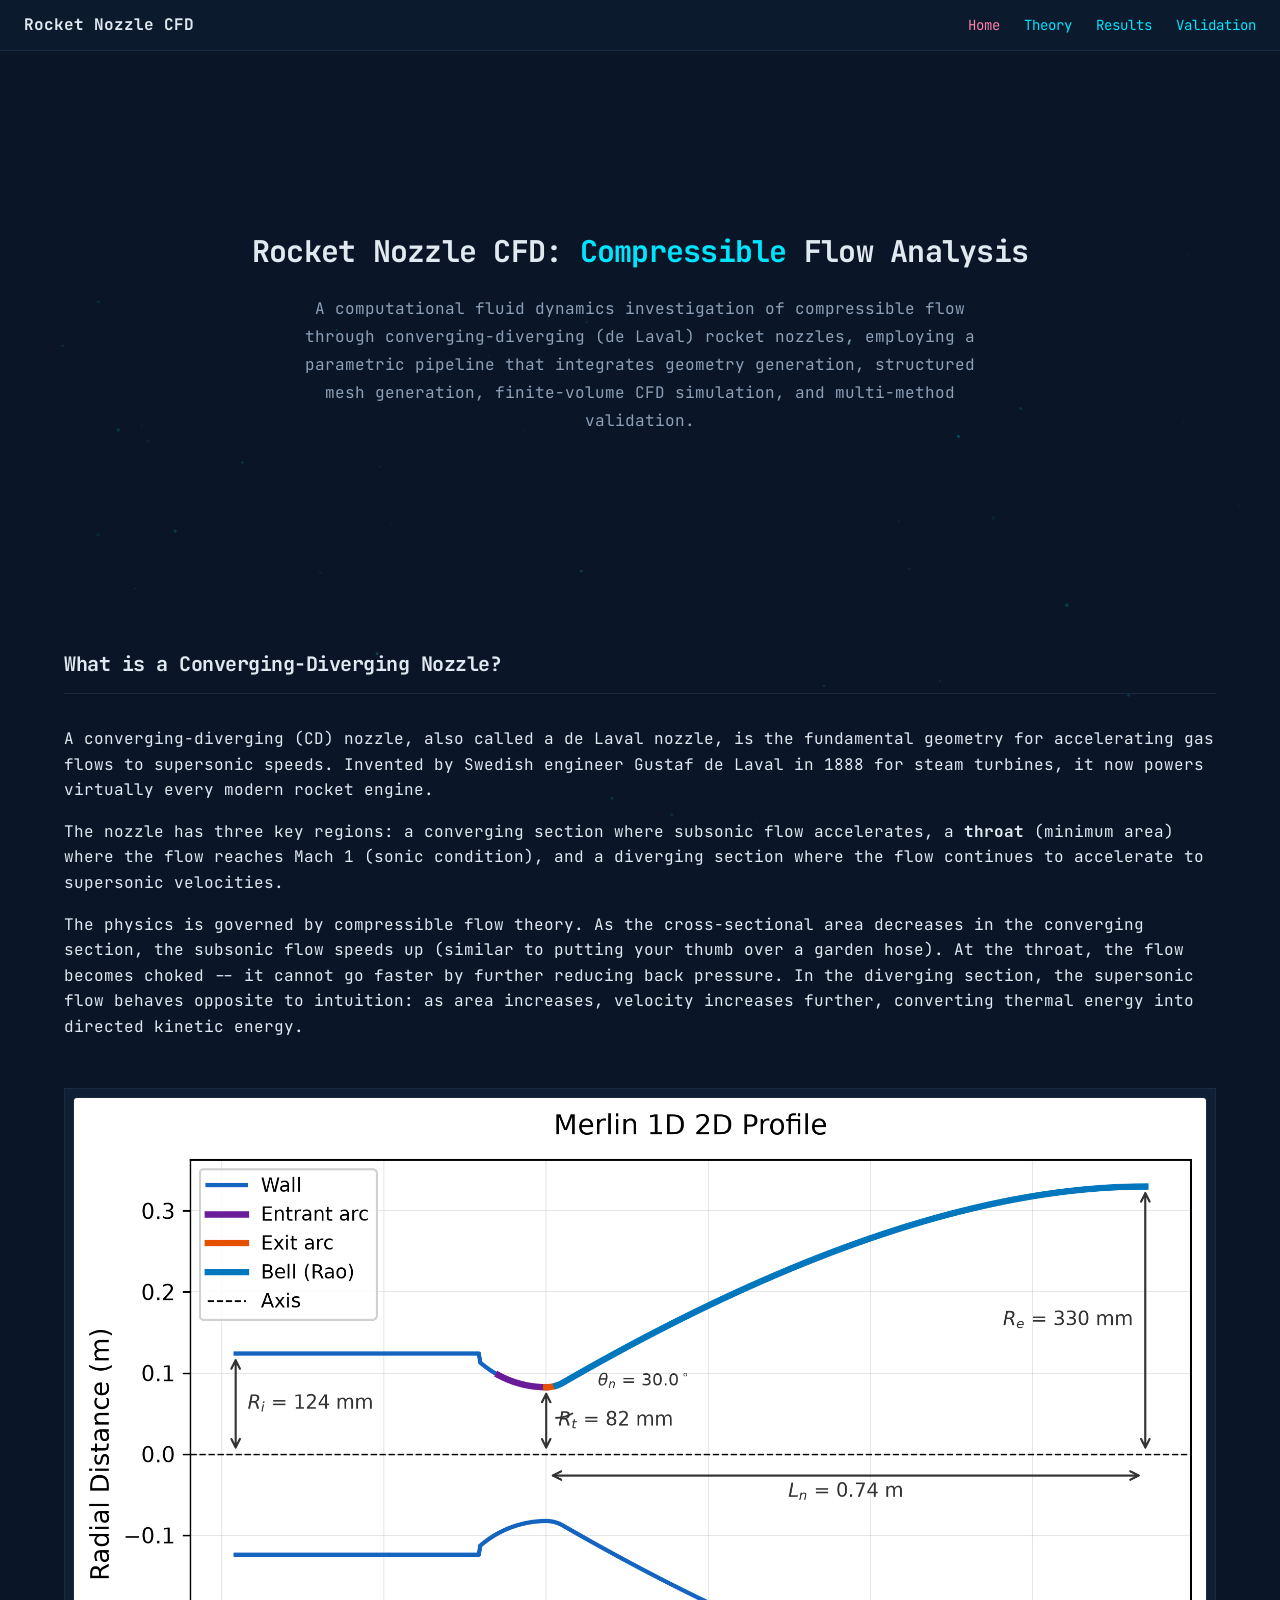
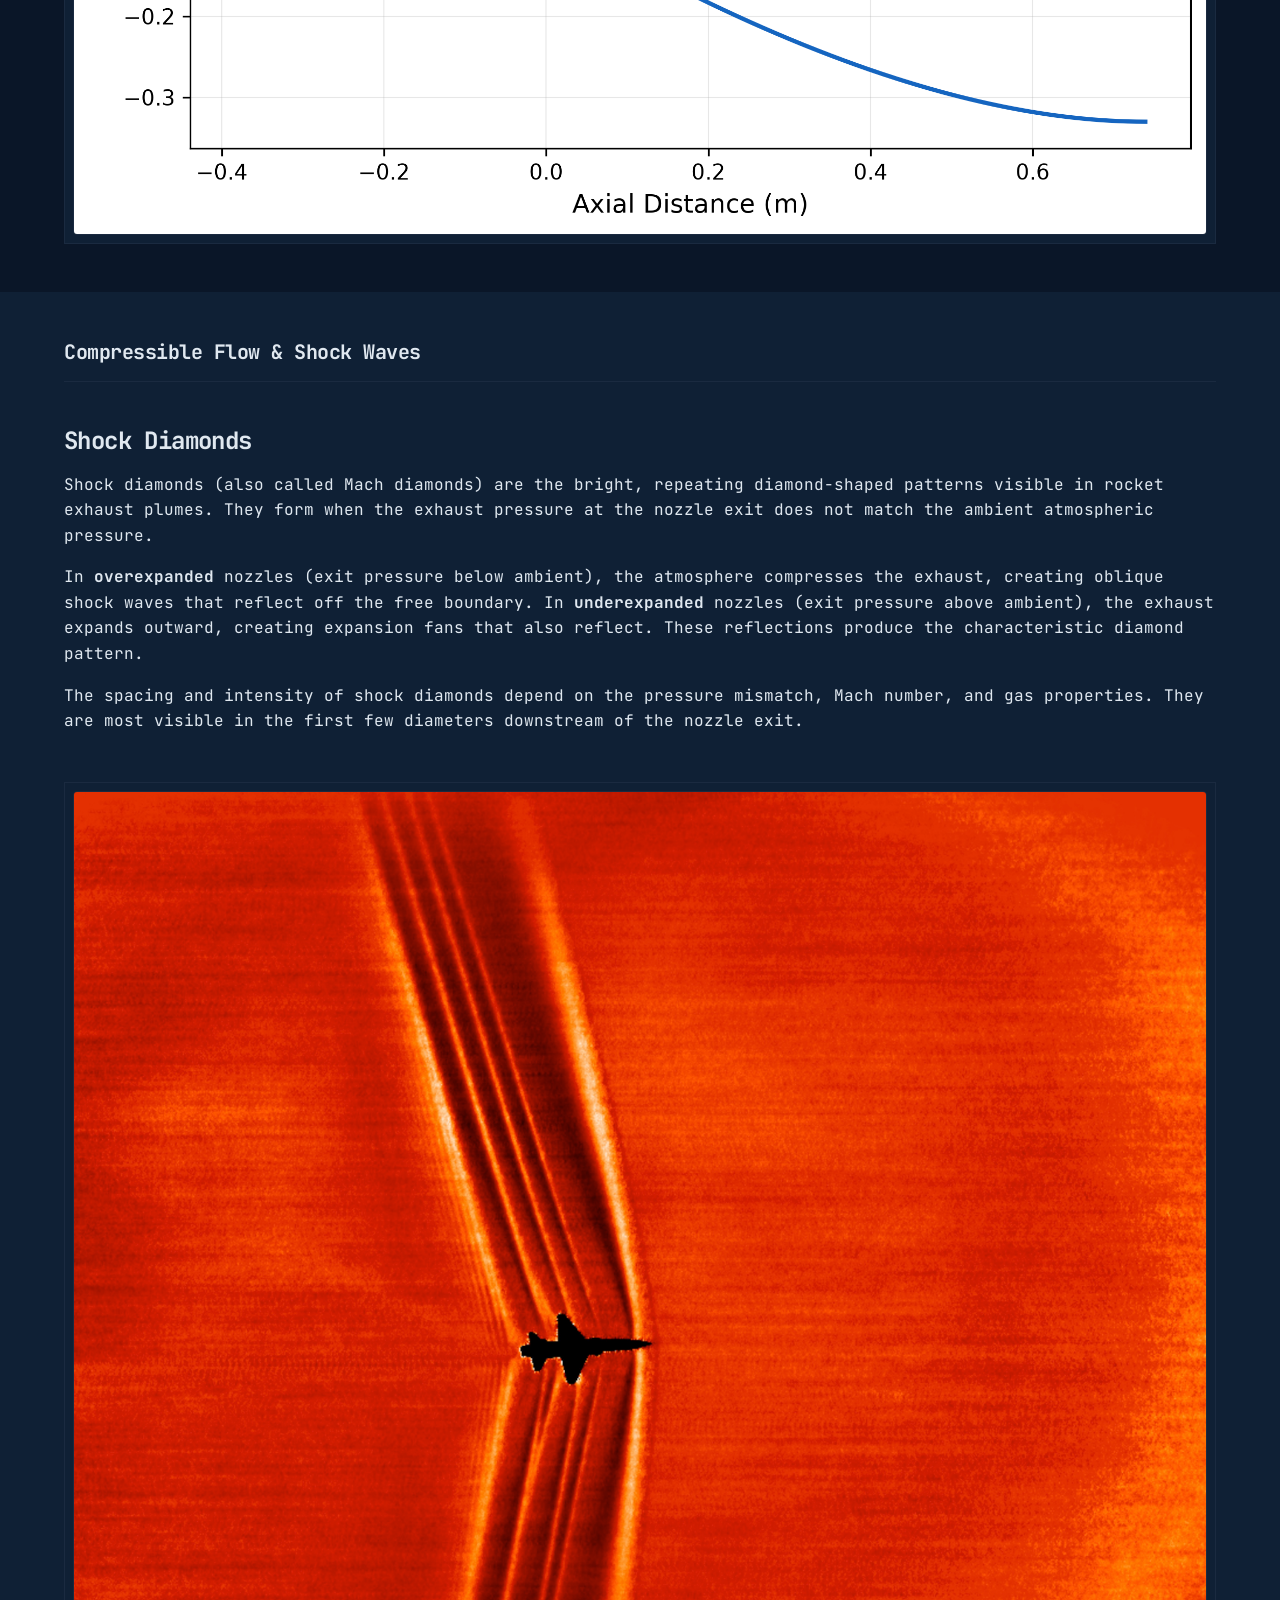
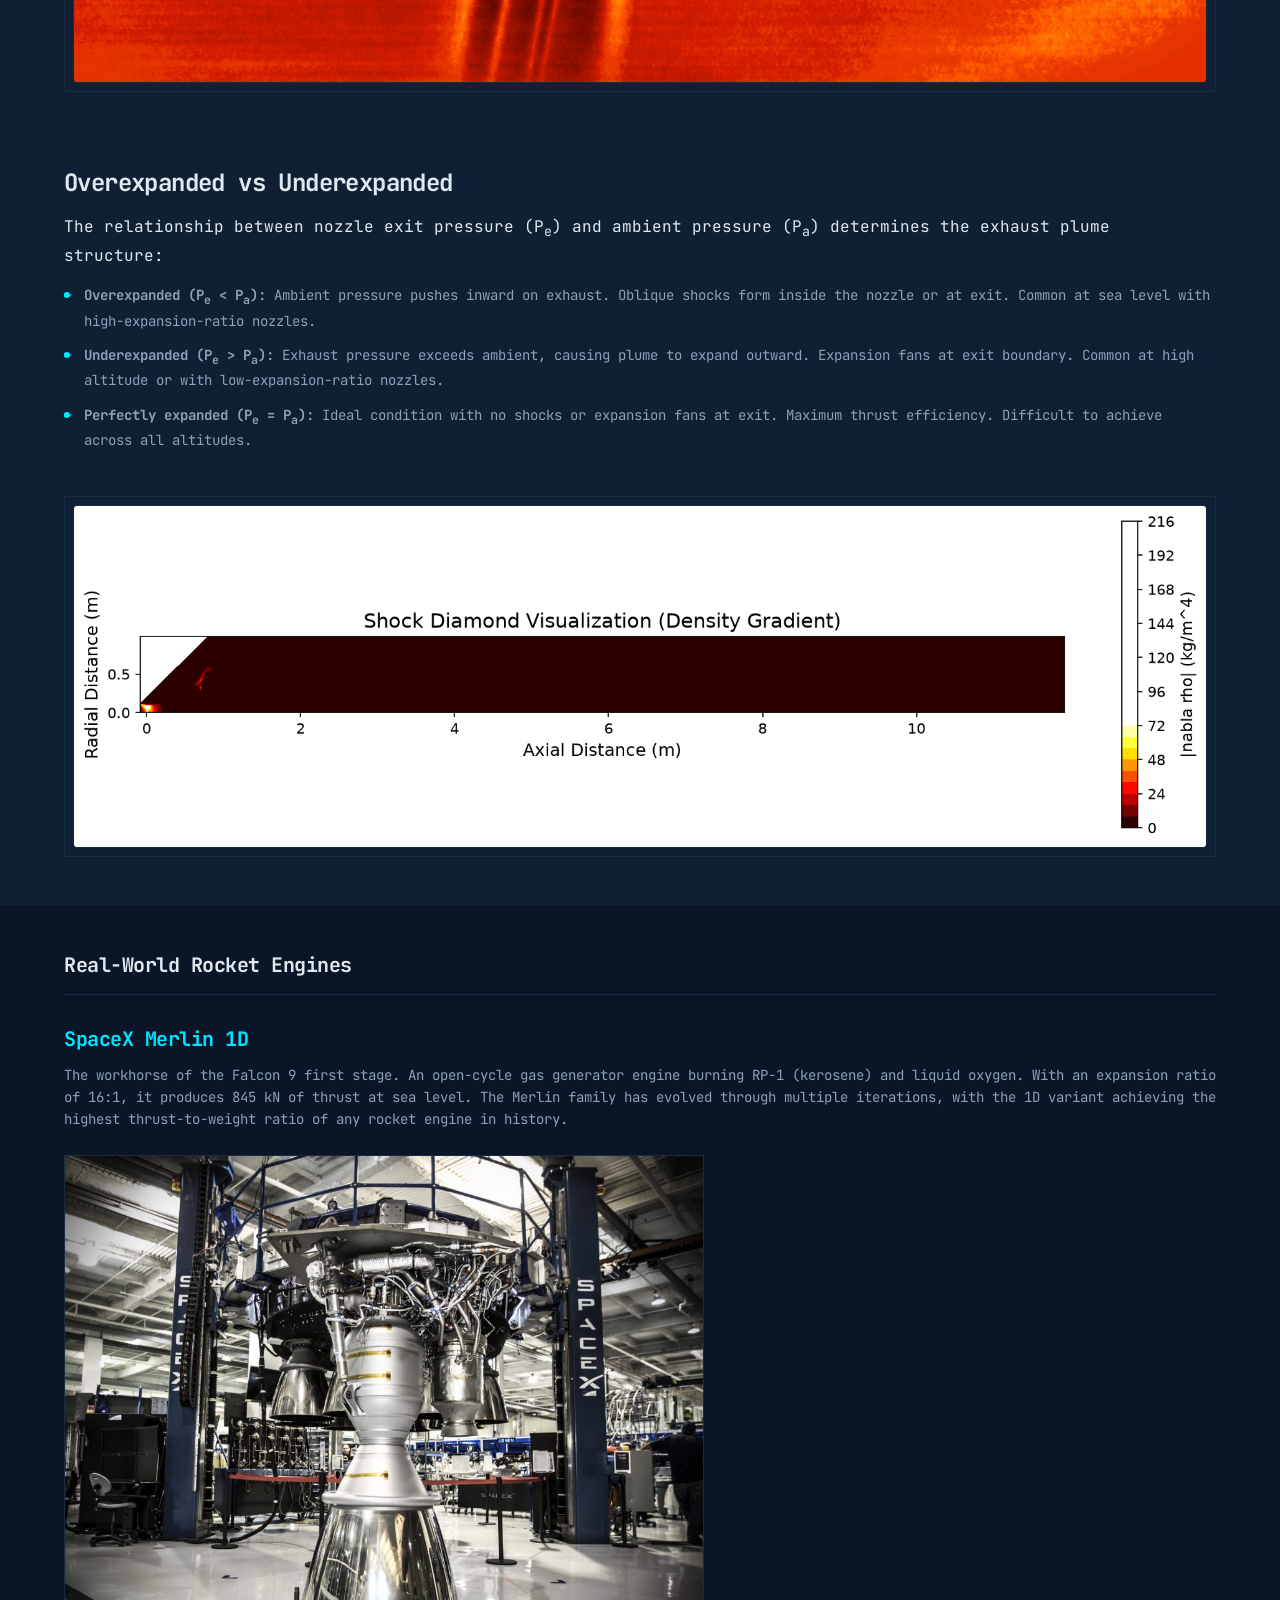
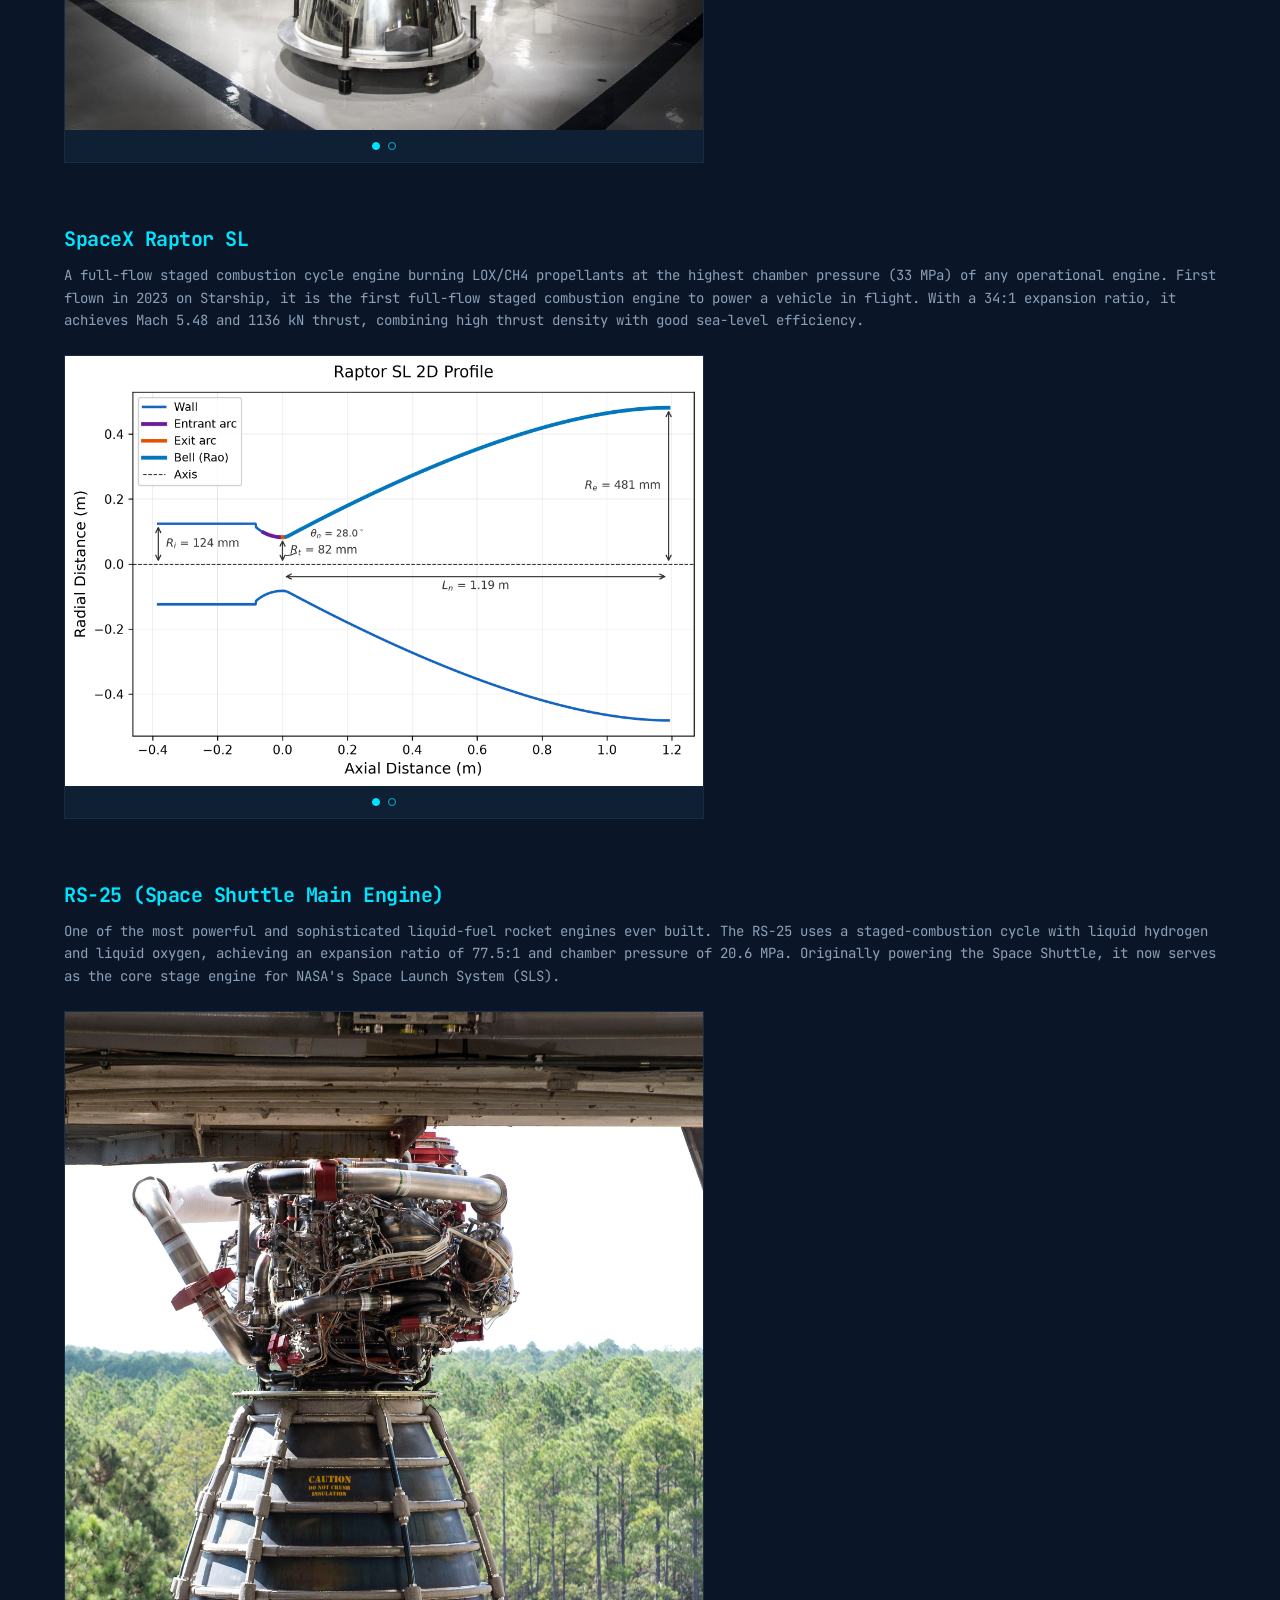
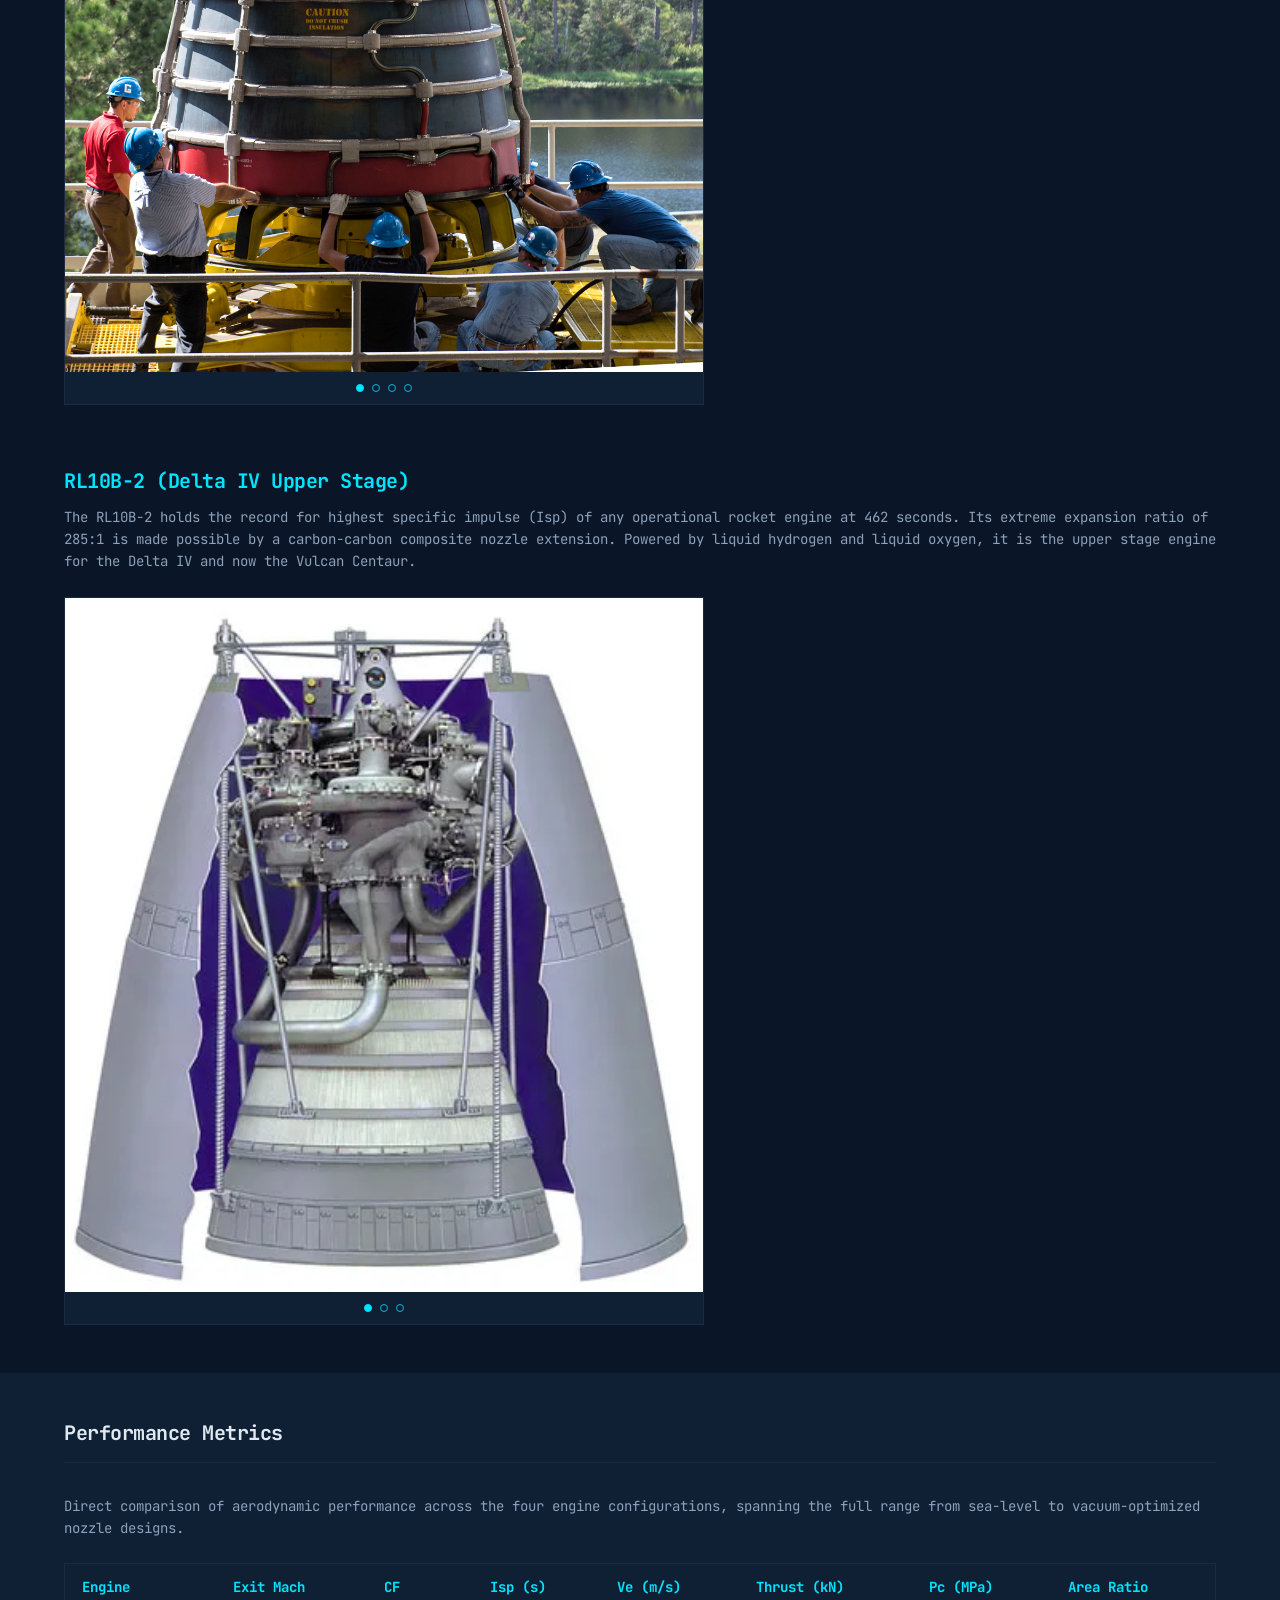
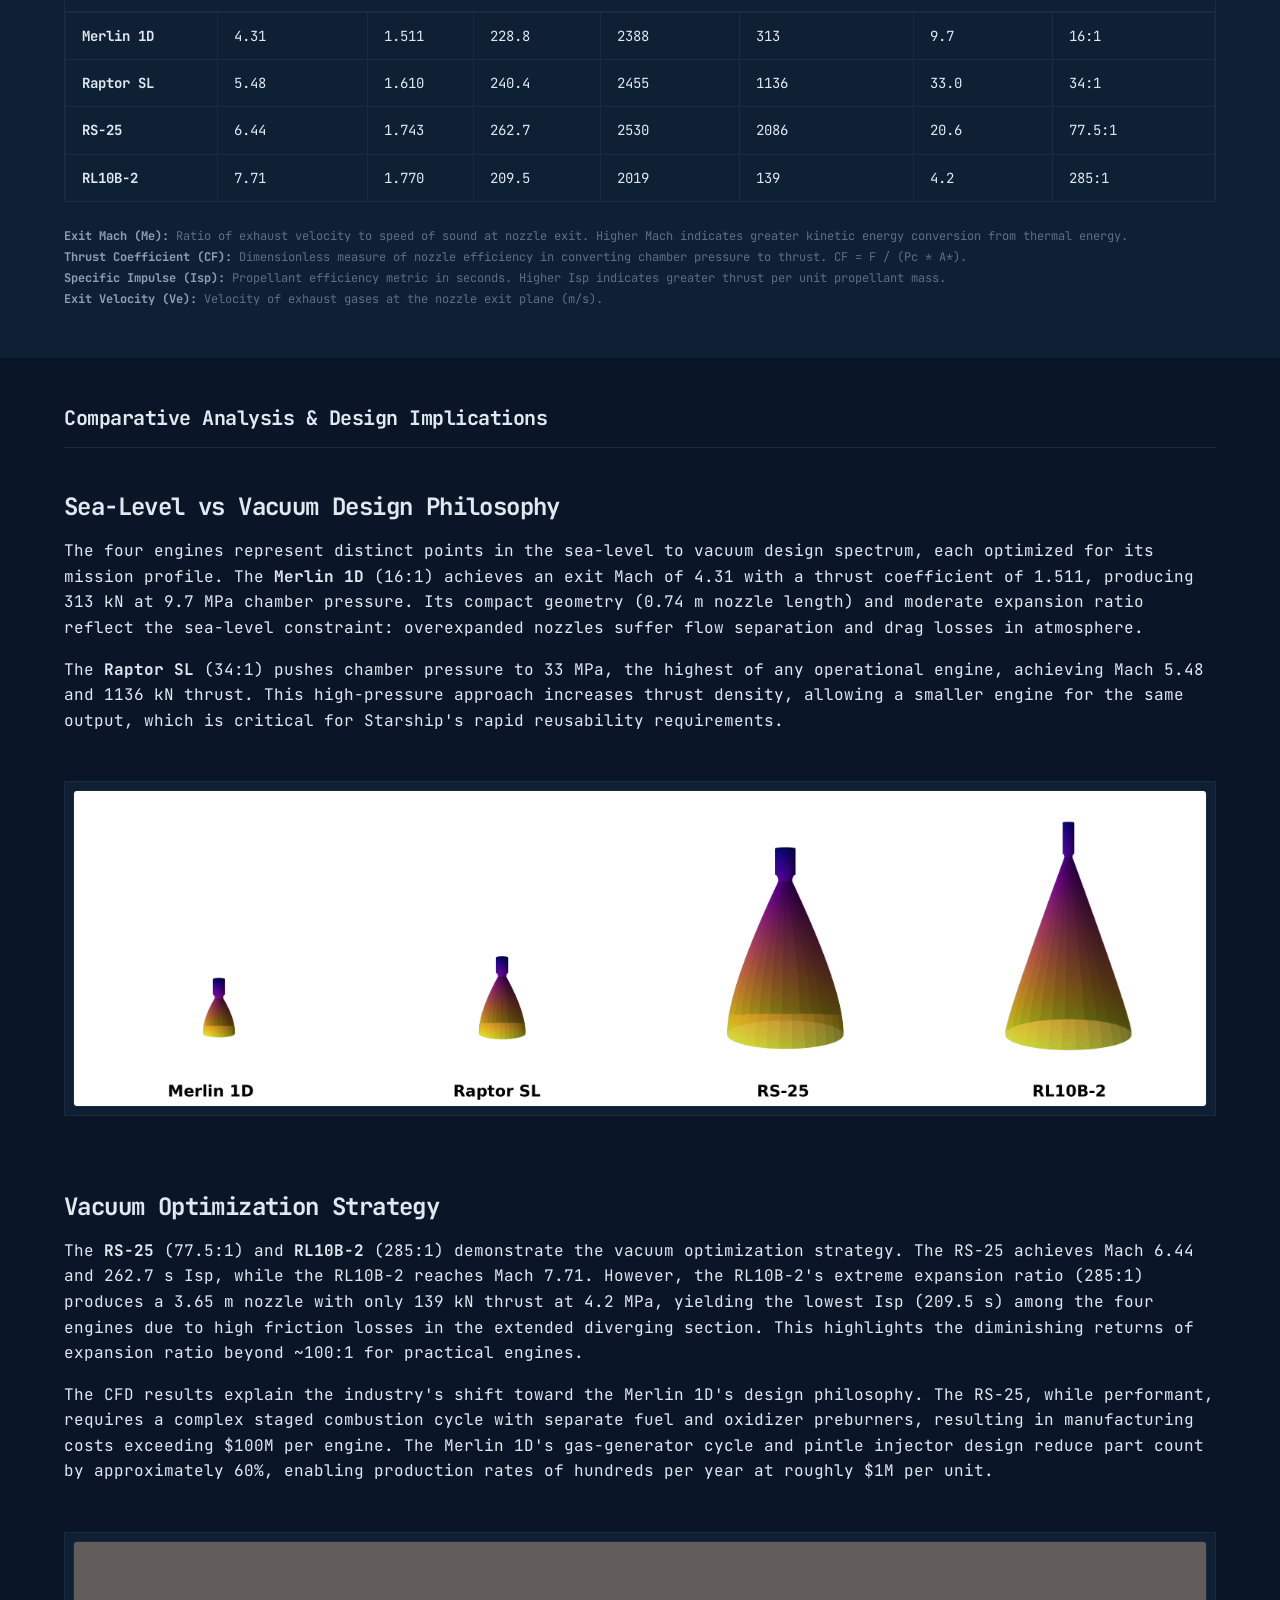
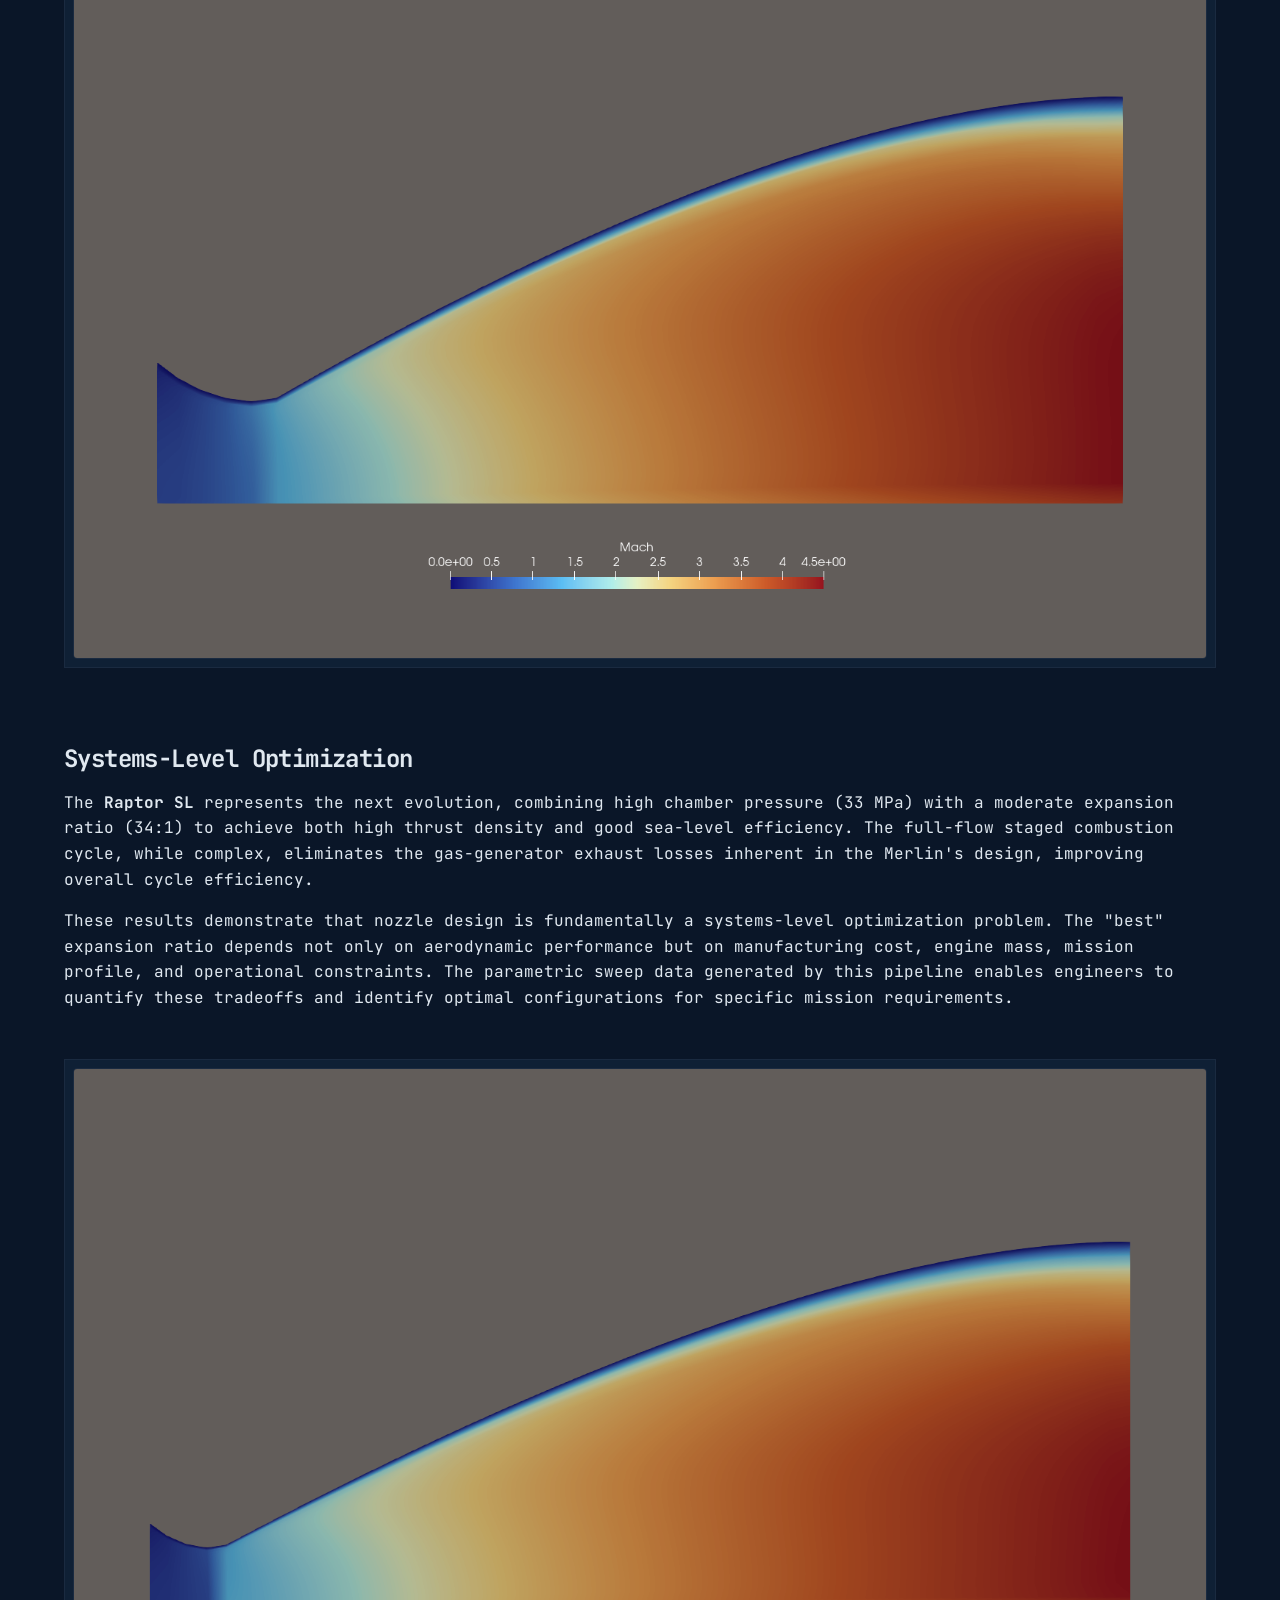
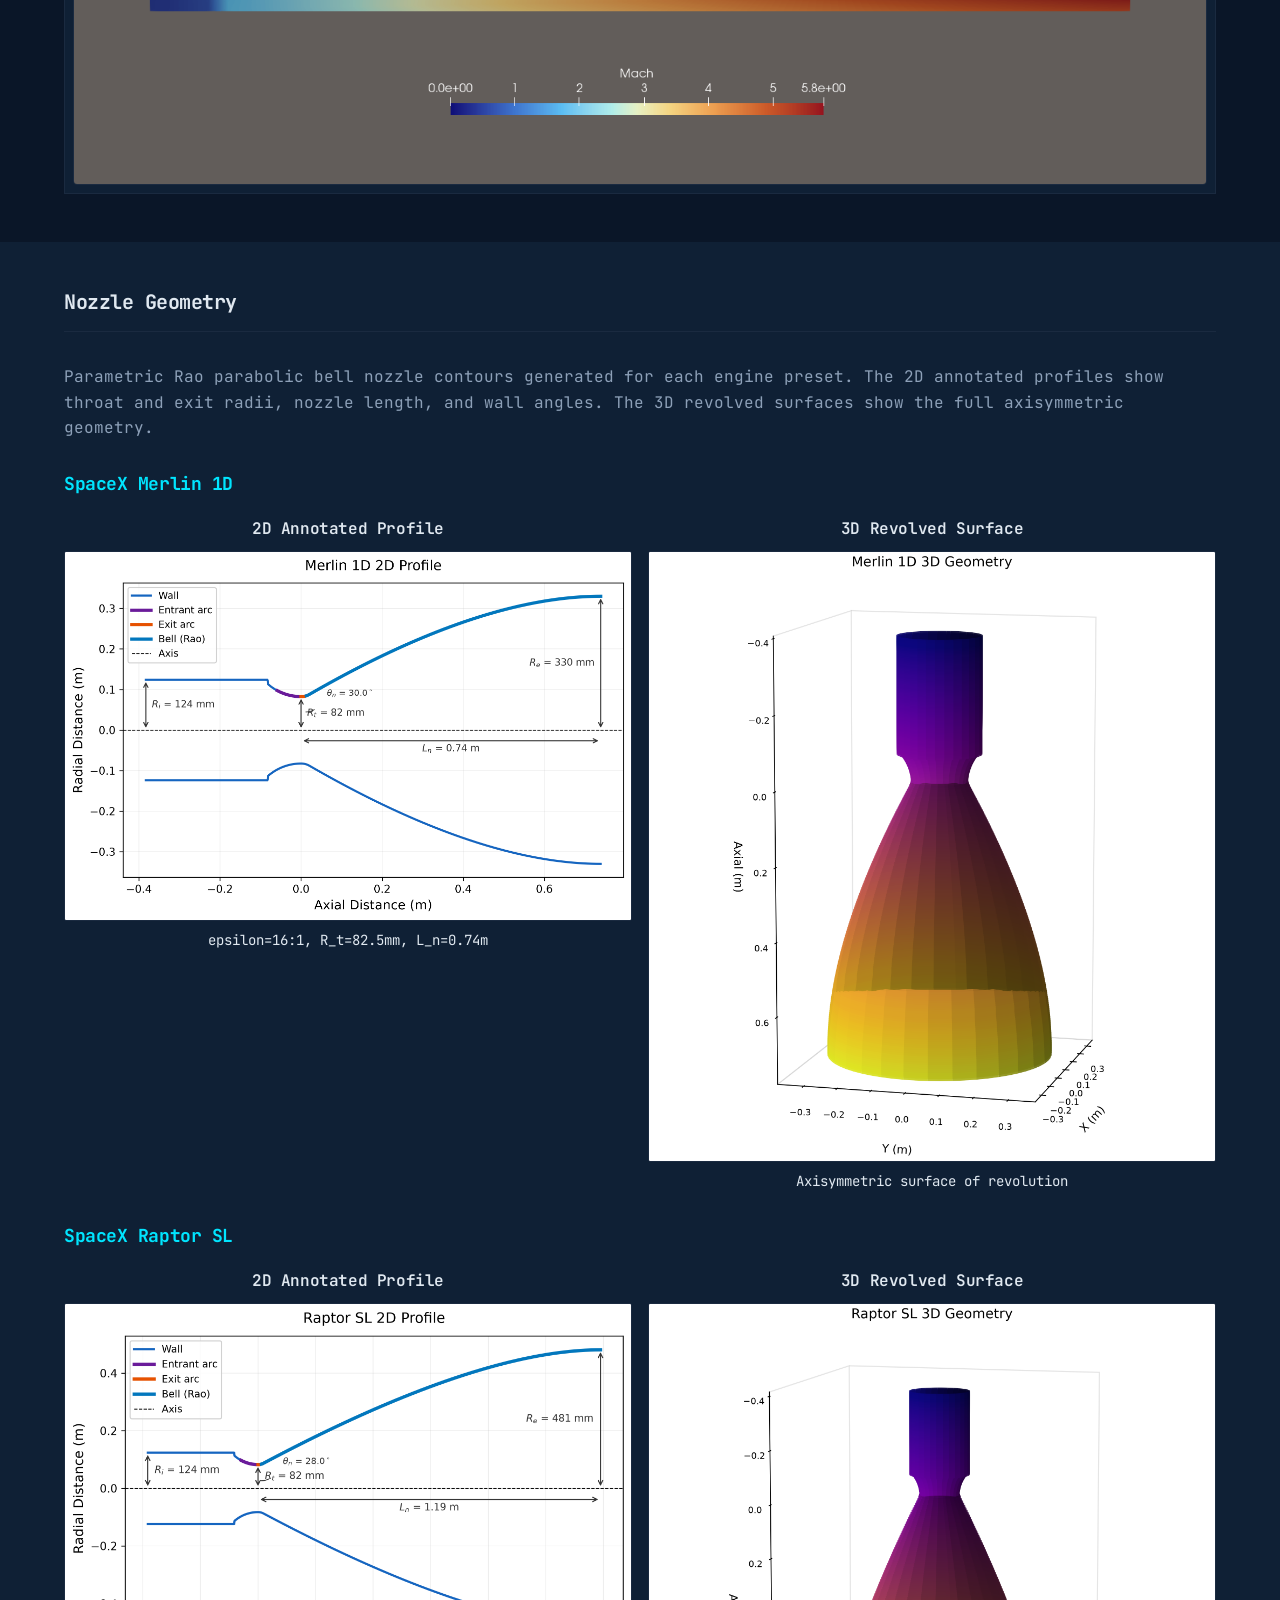
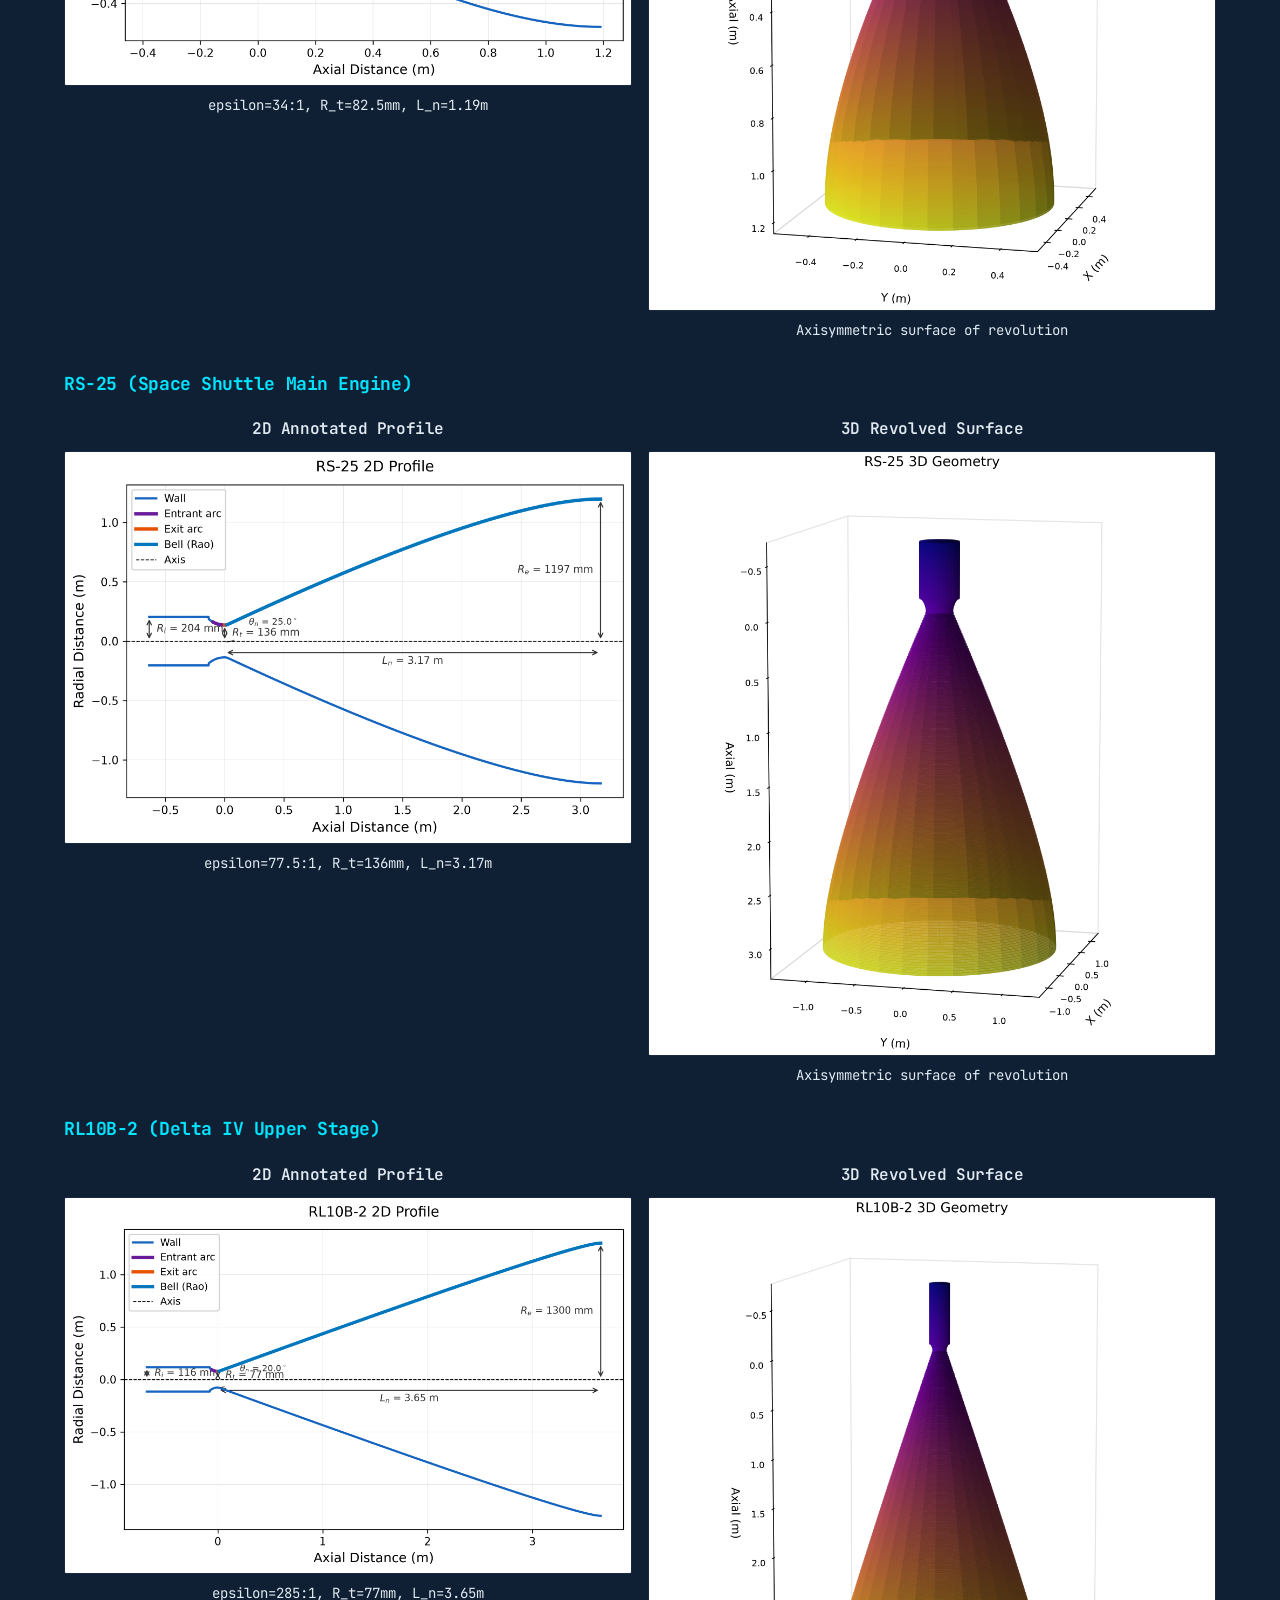
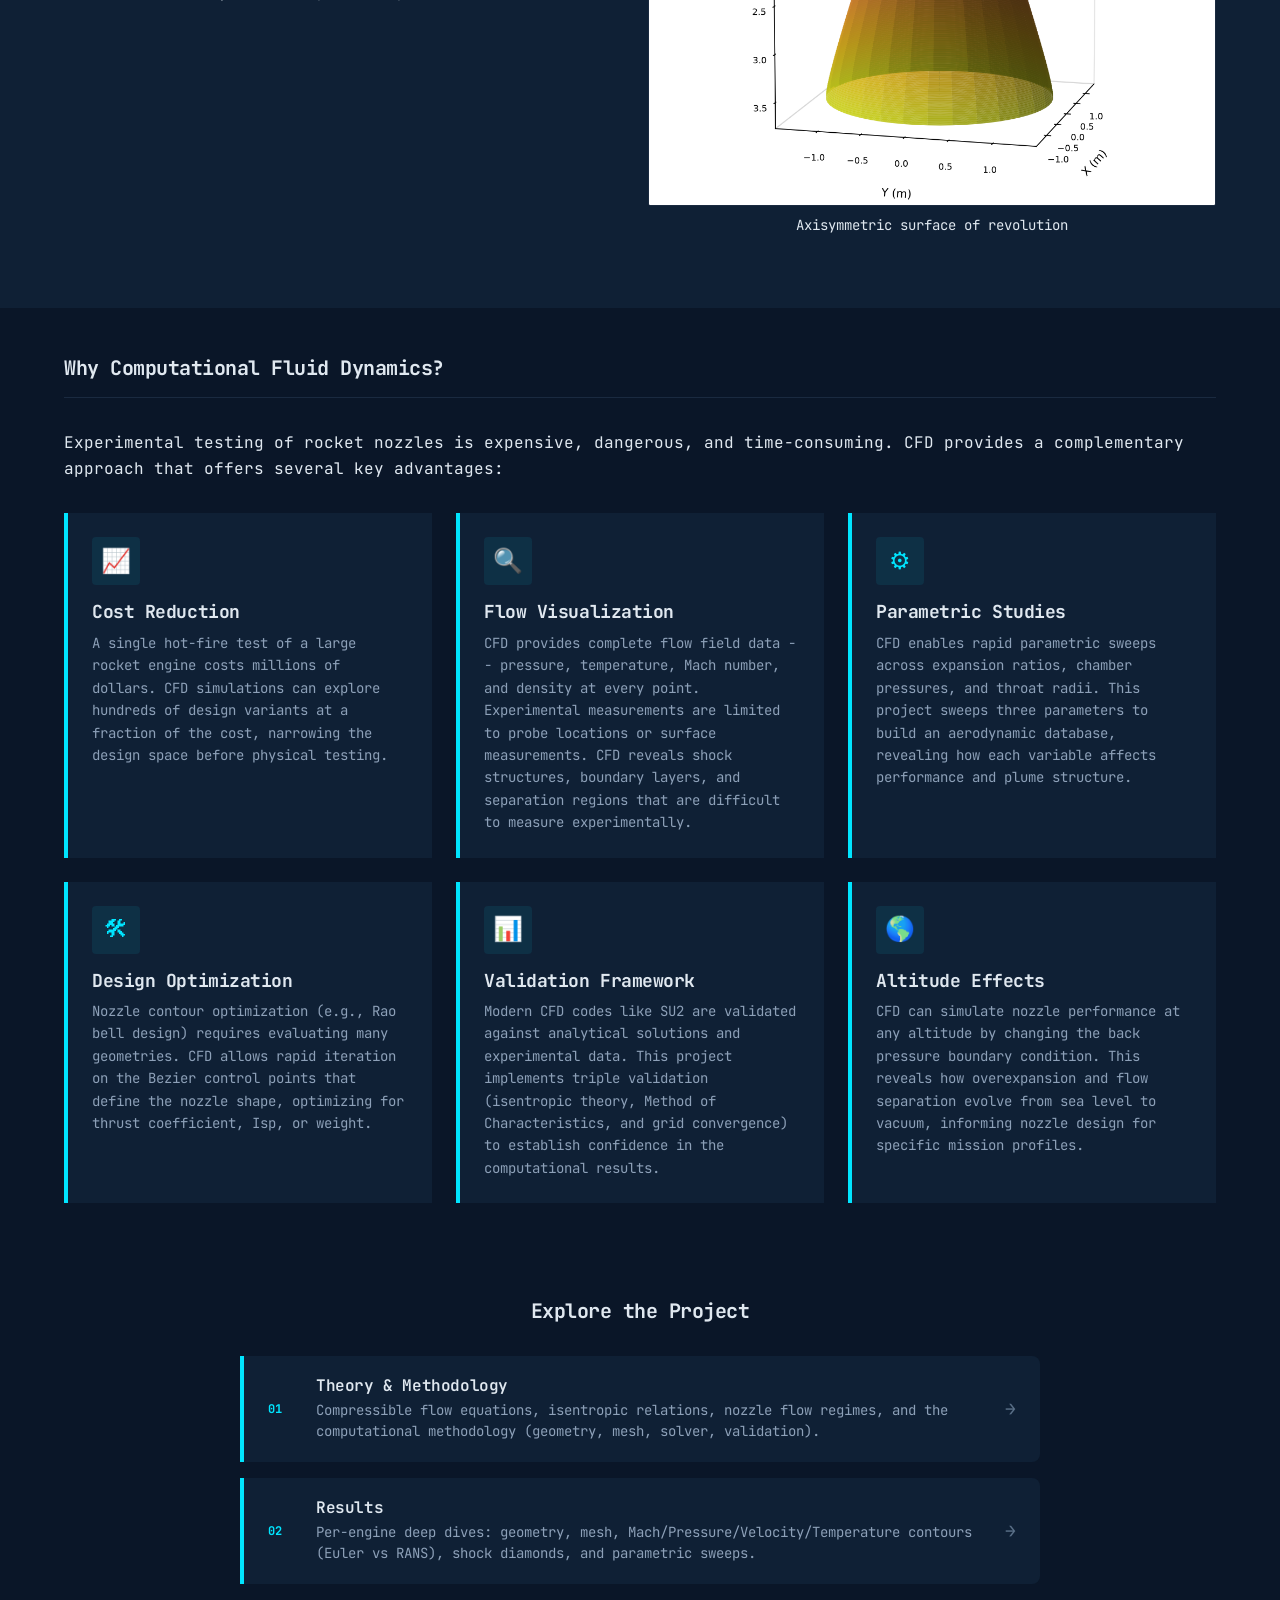
<file: docs/index.html>
<!DOCTYPE html>
<html lang="en">

<head>
  <meta charset="utf-8">
  <meta name="viewport" content="width=device-width, initial-scale=1.0">
  <meta name="description"
    content="Rocket Nozzle CFD: Compressible flow analysis of converging-diverging nozzles using SU2, with triple validation against isentropic theory and Method of Characteristics.">
  <title>Rocket Nozzle CFD | Compressible Flow Analysis</title>
  <link rel="preconnect" href="https://fonts.googleapis.com">
  <link rel="preconnect" href="https://fonts.gstatic.com" crossorigin>
  <link href="https://fonts.googleapis.com/css2?family=JetBrains+Mono:wght@400;500;600;700&display=swap"
    rel="stylesheet">
  <link rel="stylesheet" href="css/style.css">
  <style>
    /* --- Engine Carousel --- */
    .engine-block {
      margin-bottom: var(--space-16);
    }

    .engine-block:last-child {
      margin-bottom: 0;
    }

    .engine-block__title {
      font-family: var(--font-display);
      font-size: var(--text-xl);
      font-weight: 700;
      color: var(--cyan);
      margin-bottom: var(--space-3);
    }

    .engine-block__desc {
      margin-bottom: var(--space-6);
      color: var(--fg-dim);
      line-height: var(--leading-normal);
      font-size: var(--text-sm);
    }

    .engine-carousel {
      position: relative;
      max-width: 640px;
      overflow: hidden;
      border: 1px solid var(--border);
      background: var(--surface);
    }

    .engine-carousel__track {
      position: relative;
      width: 100%;
    }

    .engine-carousel__slide {
      width: 100%;
      height: auto;
      display: none;
      object-fit: cover;
    }

    .engine-carousel__slide.active {
      display: block;
    }

    .engine-carousel__dots {
      display: flex;
      justify-content: center;
      gap: 8px;
      padding: var(--space-3);
    }

    .engine-carousel__dot {
      width: 8px;
      height: 8px;
      border-radius: 50%;
      border: 1px solid var(--cyan-dim);
      background: transparent;
      cursor: pointer;
      padding: 0;
      transition: background var(--transition-fast), border-color var(--transition-fast);
    }

    .engine-carousel__dot:hover {
      border-color: var(--cyan);
    }

    .engine-carousel__dot.active {
      background: var(--cyan);
      border-color: var(--cyan);
    }

    .engine-carousel__dot:focus-visible {
      outline: 2px solid var(--cyan);
      outline-offset: 2px;
    }

    @media (max-width: 640px) {
      .engine-carousel {
        max-width: 100%;
      }
    }

    /* --- Performance Metrics Table --- */
    .metrics-note {
      font-size: var(--text-xs);
      color: var(--fg-muted);
      margin-top: var(--space-4);
      line-height: var(--leading-relaxed);
    }

    .metrics-note strong {
      color: var(--fg-dim);
    }
  </style>
</head>

<body>

  <a href="#main-content" class="skip-link" style="position:absolute;left:-9999px;top:auto;width:1px;height:1px;overflow:hidden;">Skip to content</a>
  <canvas id="particle-canvas" aria-hidden="true"></canvas>

  <nav class="nav">
    <a href="index.html" class="nav__brand">
      Rocket Nozzle CFD
    </a>
    <button class="nav__toggle" aria-label="Toggle navigation" aria-expanded="false">
      <span></span><span></span><span></span>
    </button>
    <ul class="nav__links">
      <li><a href="index.html" class="nav__link active">Home</a></li>
      <li><a href="theory.html" class="nav__link">Theory</a></li>
      <li><a href="results.html" class="nav__link">Results</a></li>
      <li><a href="validation.html" class="nav__link">Validation</a></li>
    </ul>
  </nav>

  <main class="main" id="main-content">

    <!-- Hero -->
    <section class="hero">
      <div class="hero__content">
        <h1 class="hero__title">
          Rocket Nozzle CFD: <span class="accent">Compressible</span> Flow Analysis
        </h1>
        <p class="hero__description">
          A computational fluid dynamics investigation of compressible flow through converging-diverging (de Laval) rocket nozzles, employing a parametric pipeline that integrates geometry generation, structured mesh generation, finite-volume CFD simulation, and multi-method validation.
        </p>
      </div>
    </section>

    <!-- What is a CD Nozzle -->
    <section class="section">
      <div class="container">
        <h2 class="section-title">What is a Converging-Diverging Nozzle?</h2>

        <div class="walkthrough-step">
          <div class="walkthrough-step__content">
            <p>
              A converging-diverging (CD) nozzle, also called a de Laval nozzle, is the fundamental geometry for accelerating gas flows to supersonic speeds. Invented by Swedish engineer Gustaf de Laval in 1888 for steam turbines, it now powers virtually every modern rocket engine.
            </p>
            <p>
              The nozzle has three key regions: a converging section where subsonic flow accelerates, a <strong>throat</strong> (minimum area) where the flow reaches Mach 1 (sonic condition), and a diverging section where the flow continues to accelerate to supersonic velocities.
            </p>
            <p>
              The physics is governed by compressible flow theory. As the cross-sectional area decreases in the converging section, the subsonic flow speeds up (similar to putting your thumb over a garden hose). At the throat, the flow becomes choked -- it cannot go faster by further reducing back pressure. In the diverging section, the supersonic flow behaves opposite to intuition: as area increases, velocity increases further, converting thermal energy into directed kinetic energy.
            </p>
          </div>
          <div class="walkthrough-step__media">
            <img src="assets/images/merlin-1d/geometry/merlin-1d_geometry.png" alt="Converging-diverging nozzle contour showing converging section, throat, and diverging bell" loading="lazy">
          </div>
        </div>
      </div>
    </section>

    <!-- Compressible Flow & Shock Waves -->
    <section class="section" style="background: var(--surface);">
      <div class="container">
        <h2 class="section-title">Compressible Flow & Shock Waves</h2>

        <div class="walkthrough-step walkthrough-step--reverse">
          <div class="walkthrough-step__content">
            <h3>Shock Diamonds</h3>
            <p>
              Shock diamonds (also called Mach diamonds) are the bright, repeating diamond-shaped patterns visible in rocket exhaust plumes. They form when the exhaust pressure at the nozzle exit does not match the ambient atmospheric pressure.
            </p>
            <p>
              In <strong>overexpanded</strong> nozzles (exit pressure below ambient), the atmosphere compresses the exhaust, creating oblique shock waves that reflect off the free boundary. In <strong>underexpanded</strong> nozzles (exit pressure above ambient), the exhaust expands outward, creating expansion fans that also reflect. These reflections produce the characteristic diamond pattern.
            </p>
            <p>
              The spacing and intensity of shock diamonds depend on the pressure mismatch, Mach number, and gas properties. They are most visible in the first few diameters downstream of the nozzle exit.
            </p>
          </div>
          <div class="walkthrough-step__media">
            <img src="assets/images/nasa_schlieren.jpg" alt="NASA Schlieren photograph showing shock diamond structure in rocket exhaust" loading="lazy">
          </div>
        </div>

        <div class="walkthrough-step">
          <div class="walkthrough-step__content">
            <h3>Overexpanded vs Underexpanded</h3>
            <p>
              The relationship between nozzle exit pressure (P<sub>e</sub>) and ambient pressure (P<sub>a</sub>) determines the exhaust plume structure:
            </p>
            <ul style="list-style: none; padding: 0;">
              <li style="position: relative; padding-left: 20px; margin-bottom: 12px;">
                <span style="position: absolute; left: 0; color: var(--cyan);">&#9658;</span>
                <strong>Overexpanded (P<sub>e</sub> &lt; P<sub>a</sub>):</strong> Ambient pressure pushes inward on exhaust. Oblique shocks form inside the nozzle or at exit. Common at sea level with high-expansion-ratio nozzles.
              </li>
              <li style="position: relative; padding-left: 20px; margin-bottom: 12px;">
                <span style="position: absolute; left: 0; color: var(--cyan);">&#9658;</span>
                <strong>Underexpanded (P<sub>e</sub> &gt; P<sub>a</sub>):</strong> Exhaust pressure exceeds ambient, causing plume to expand outward. Expansion fans at exit boundary. Common at high altitude or with low-expansion-ratio nozzles.
              </li>
              <li style="position: relative; padding-left: 20px; margin-bottom: 12px;">
                <span style="position: absolute; left: 0; color: var(--cyan);">&#9658;</span>
                <strong>Perfectly expanded (P<sub>e</sub> = P<sub>a</sub>):</strong> Ideal condition with no shocks or expansion fans at exit. Maximum thrust efficiency. Difficult to achieve across all altitudes.
              </li>
            </ul>
          </div>
          <div class="walkthrough-step__media">
            <img src="assets/images/merlin-1d/plume/shock_diamonds.png" alt="CFD visualization of shock diamond structure in exhaust plume" loading="lazy">
          </div>
        </div>
      </div>
    </section>

    <!-- Real-World Engines -->
    <section class="section">
      <div class="container">
        <h2 class="section-title">Real-World Rocket Engines</h2>

        <!-- Merlin 1D -->
        <div class="engine-block">
          <h3 class="engine-block__title">SpaceX Merlin 1D</h3>
          <p class="engine-block__desc">
            The workhorse of the Falcon 9 first stage. An open-cycle gas generator engine burning RP-1 (kerosene) and liquid oxygen. With an expansion ratio of 16:1, it produces 845 kN of thrust at sea level. The Merlin family has evolved through multiple iterations, with the 1D variant achieving the highest thrust-to-weight ratio of any rocket engine in history.
          </p>
          <div class="engine-carousel" data-engine="merlin">
            <div class="engine-carousel__track">
              <img src="assets/images/merlin-1d/photos/merlin-1d.jpg" alt="SpaceX Merlin 1D engine on test stand" class="engine-carousel__slide active" loading="lazy">
              <img src="assets/images/merlin-1d/photos/SPACEX-MERLIN-1D-TEST.jpeg" alt="SpaceX Merlin 1D hot-fire test" class="engine-carousel__slide" loading="lazy">
            </div>
            <div class="engine-carousel__dots">
              <button class="engine-carousel__dot active" data-index="0" aria-label="Show image 1"></button>
              <button class="engine-carousel__dot" data-index="1" aria-label="Show image 2"></button>
            </div>
          </div>
        </div>

        <!-- Raptor SL -->
        <div class="engine-block">
          <h3 class="engine-block__title">SpaceX Raptor SL</h3>
          <p class="engine-block__desc">
            A full-flow staged combustion cycle engine burning LOX/CH4 propellants at the highest chamber pressure (33 MPa) of any operational engine. First flown in 2023 on Starship, it is the first full-flow staged combustion engine to power a vehicle in flight. With a 34:1 expansion ratio, it achieves Mach 5.48 and 1136 kN thrust, combining high thrust density with good sea-level efficiency.
          </p>
          <div class="engine-carousel" data-engine="raptor">
            <div class="engine-carousel__track">
              <img src="assets/images/raptor-sl/geometry/raptor-sl_geometry.png" alt="Raptor SL nozzle geometry" class="engine-carousel__slide active" loading="lazy">
              <img src="assets/images/raptor-sl/geometry/raptor-sl_3d.png" alt="Raptor SL 3D nozzle geometry" class="engine-carousel__slide" loading="lazy">
            </div>
            <div class="engine-carousel__dots">
              <button class="engine-carousel__dot active" data-index="0" aria-label="Show image 1"></button>
              <button class="engine-carousel__dot" data-index="1" aria-label="Show image 2"></button>
            </div>
          </div>
        </div>

        <!-- RS-25 -->
        <div class="engine-block">
          <h3 class="engine-block__title">RS-25 (Space Shuttle Main Engine)</h3>
          <p class="engine-block__desc">
            One of the most powerful and sophisticated liquid-fuel rocket engines ever built. The RS-25 uses a staged-combustion cycle with liquid hydrogen and liquid oxygen, achieving an expansion ratio of 77.5:1 and chamber pressure of 20.6 MPa. Originally powering the Space Shuttle, it now serves as the core stage engine for NASA's Space Launch System (SLS).
          </p>
          <div class="engine-carousel" data-engine="rs25">
            <div class="engine-carousel__track">
              <img src="assets/images/rs-25/photos/rs-25-single.jpg" alt="RS-25 engine single unit" class="engine-carousel__slide active" loading="lazy">
              <img src="assets/images/rs-25/photos/All-Four-RS-25-Engines.jpg" alt="All four RS-25 engines on SLS core stage" class="engine-carousel__slide" loading="lazy">
              <img src="assets/images/rs-25/photos/simplified_diagram_rs25.png" alt="Simplified diagram of RS-25 engine components" class="engine-carousel__slide" loading="lazy">
              <img src="assets/images/rs-25/photos/rs-25_engine_test.jpg" alt="RS-25 engine hot-fire test" class="engine-carousel__slide" loading="lazy">
            </div>
            <div class="engine-carousel__dots">
              <button class="engine-carousel__dot active" data-index="0" aria-label="Show image 1"></button>
              <button class="engine-carousel__dot" data-index="1" aria-label="Show image 2"></button>
              <button class="engine-carousel__dot" data-index="2" aria-label="Show image 3"></button>
              <button class="engine-carousel__dot" data-index="3" aria-label="Show image 4"></button>
            </div>
          </div>
        </div>

        <!-- RL10B-2 -->
        <div class="engine-block">
          <h3 class="engine-block__title">RL10B-2 (Delta IV Upper Stage)</h3>
          <p class="engine-block__desc">
            The RL10B-2 holds the record for highest specific impulse (Isp) of any operational rocket engine at 462 seconds. Its extreme expansion ratio of 285:1 is made possible by a carbon-carbon composite nozzle extension. Powered by liquid hydrogen and liquid oxygen, it is the upper stage engine for the Delta IV and now the Vulcan Centaur.
          </p>
          <div class="engine-carousel" data-engine="rl10">
            <div class="engine-carousel__track">
              <img src="assets/images/rl10B-2/photos/rl10b-2.jpg" alt="RL10B-2 engine" class="engine-carousel__slide active" loading="lazy">
              <img src="assets/images/rl10B-2/photos/RL-10B-2_test.jpg" alt="RL10B-2 engine test" class="engine-carousel__slide" loading="lazy">
              <img src="assets/images/rl10B-2/photos/Finite-element-model-of-the-RL10B-2-in-the-deployed-second-stage-configuration.png" alt="Finite element model of RL10B-2 in deployed second stage configuration" class="engine-carousel__slide" loading="lazy">
            </div>
            <div class="engine-carousel__dots">
              <button class="engine-carousel__dot active" data-index="0" aria-label="Show image 1"></button>
              <button class="engine-carousel__dot" data-index="1" aria-label="Show image 2"></button>
              <button class="engine-carousel__dot" data-index="2" aria-label="Show image 3"></button>
            </div>
          </div>
        </div>
      </div>
    </section>

    <!-- Performance Metrics -->
    <section class="section" style="background: var(--surface);">
      <div class="container">
        <h2 class="section-title">Performance Metrics</h2>

        <p style="margin-bottom: var(--space-6); color: var(--fg-dim); font-size: var(--text-sm);">
          Direct comparison of aerodynamic performance across the four engine configurations, spanning the full range from sea-level to vacuum-optimized nozzle designs.
        </p>

        <div class="table-wrapper">
          <table class="table">
            <thead>
              <tr>
                <th>Engine</th>
                <th>Exit Mach</th>
                <th>CF</th>
                <th>Isp (s)</th>
                <th>Ve (m/s)</th>
                <th>Thrust (kN)</th>
                <th>Pc (MPa)</th>
                <th>Area Ratio</th>
              </tr>
            </thead>
            <tbody>
              <tr>
                <td><strong>Merlin 1D</strong></td>
                <td>4.31</td>
                <td>1.511</td>
                <td>228.8</td>
                <td>2388</td>
                <td>313</td>
                <td>9.7</td>
                <td>16:1</td>
              </tr>
              <tr>
                <td><strong>Raptor SL</strong></td>
                <td>5.48</td>
                <td>1.610</td>
                <td>240.4</td>
                <td>2455</td>
                <td>1136</td>
                <td>33.0</td>
                <td>34:1</td>
              </tr>
              <tr>
                <td><strong>RS-25</strong></td>
                <td>6.44</td>
                <td>1.743</td>
                <td>262.7</td>
                <td>2530</td>
                <td>2086</td>
                <td>20.6</td>
                <td>77.5:1</td>
              </tr>
              <tr>
                <td><strong>RL10B-2</strong></td>
                <td>7.71</td>
                <td>1.770</td>
                <td>209.5</td>
                <td>2019</td>
                <td>139</td>
                <td>4.2</td>
                <td>285:1</td>
              </tr>
            </tbody>
          </table>
        </div>

        <p class="metrics-note">
          <strong>Exit Mach (Me):</strong> Ratio of exhaust velocity to speed of sound at nozzle exit. Higher Mach indicates greater kinetic energy conversion from thermal energy.<br>
          <strong>Thrust Coefficient (CF):</strong> Dimensionless measure of nozzle efficiency in converting chamber pressure to thrust. CF = F / (Pc * A*).<br>
          <strong>Specific Impulse (Isp):</strong> Propellant efficiency metric in seconds. Higher Isp indicates greater thrust per unit propellant mass.<br>
          <strong>Exit Velocity (Ve):</strong> Velocity of exhaust gases at the nozzle exit plane (m/s).
        </p>
      </div>
    </section>

    <!-- Comparative Analysis -->
    <section class="section">
      <div class="container">
        <h2 class="section-title">Comparative Analysis & Design Implications</h2>

        <div class="walkthrough-step">
          <div class="walkthrough-step__content">
            <h3>Sea-Level vs Vacuum Design Philosophy</h3>
            <p>
              The four engines represent distinct points in the sea-level to vacuum design spectrum, each optimized for its mission profile. The <strong>Merlin 1D</strong> (16:1) achieves an exit Mach of 4.31 with a thrust coefficient of 1.511, producing 313 kN at 9.7 MPa chamber pressure. Its compact geometry (0.74 m nozzle length) and moderate expansion ratio reflect the sea-level constraint: overexpanded nozzles suffer flow separation and drag losses in atmosphere.
            </p>
            <p>
              The <strong>Raptor SL</strong> (34:1) pushes chamber pressure to 33 MPa, the highest of any operational engine, achieving Mach 5.48 and 1136 kN thrust. This high-pressure approach increases thrust density, allowing a smaller engine for the same output, which is critical for Starship's rapid reusability requirements.
            </p>
          </div>
          <div class="walkthrough-step__media">
            <img src="assets/images/nozzle_comparison_3d.png" alt="3D nozzle geometry comparison of all four engines plotted to the same scale" loading="lazy">
          </div>
        </div>

        <div class="walkthrough-step walkthrough-step--reverse" style="margin-top: var(--space-12);">
          <div class="walkthrough-step__content">
            <h3>Vacuum Optimization Strategy</h3>
            <p>
              The <strong>RS-25</strong> (77.5:1) and <strong>RL10B-2</strong> (285:1) demonstrate the vacuum optimization strategy. The RS-25 achieves Mach 6.44 and 262.7 s Isp, while the RL10B-2 reaches Mach 7.71. However, the RL10B-2's extreme expansion ratio (285:1) produces a 3.65 m nozzle with only 139 kN thrust at 4.2 MPa, yielding the lowest Isp (209.5 s) among the four engines due to high friction losses in the extended diverging section. This highlights the diminishing returns of expansion ratio beyond ~100:1 for practical engines.
            </p>
            <p>
              The CFD results explain the industry's shift toward the Merlin 1D's design philosophy. The RS-25, while performant, requires a complex staged combustion cycle with separate fuel and oxidizer preburners, resulting in manufacturing costs exceeding $100M per engine. The Merlin 1D's gas-generator cycle and pintle injector design reduce part count by approximately 60%, enabling production rates of hundreds per year at roughly $1M per unit.
            </p>
          </div>
          <div class="walkthrough-step__media">
            <img src="assets/images/merlin-1d/rans/mach_contour_rans.png" alt="RANS Mach contour showing viscous flow field through the Merlin 1D nozzle" loading="lazy">
          </div>
        </div>

        <div class="walkthrough-step" style="margin-top: var(--space-12);">
          <div class="walkthrough-step__content">
            <h3>Systems-Level Optimization</h3>
            <p>
              The <strong>Raptor SL</strong> represents the next evolution, combining high chamber pressure (33 MPa) with a moderate expansion ratio (34:1) to achieve both high thrust density and good sea-level efficiency. The full-flow staged combustion cycle, while complex, eliminates the gas-generator exhaust losses inherent in the Merlin's design, improving overall cycle efficiency.
            </p>
            <p>
              These results demonstrate that nozzle design is fundamentally a systems-level optimization problem. The "best" expansion ratio depends not only on aerodynamic performance but on manufacturing cost, engine mass, mission profile, and operational constraints. The parametric sweep data generated by this pipeline enables engineers to quantify these tradeoffs and identify optimal configurations for specific mission requirements.
            </p>
          </div>
          <div class="walkthrough-step__media">
            <img src="assets/images/raptor-sl/rans/mach_contour_rans.png" alt="RANS Mach contour showing flow field through the Raptor SL nozzle at 33 MPa chamber pressure" loading="lazy">
          </div>
        </div>
      </div>
    </section>

    <!-- Nozzle Geometry -->
    <section class="section" style="background: var(--surface);">
      <div class="container">
        <h2 class="section-title">Nozzle Geometry</h2>
        <p style="margin-bottom: var(--space-8); color: var(--fg-dim);">
          Parametric Rao parabolic bell nozzle contours generated for each engine preset. The 2D annotated profiles show throat and exit radii, nozzle length, and wall angles. The 3D revolved surfaces show the full axisymmetric geometry.
        </p>

        <!-- Merlin 1D -->
        <h3 style="color: var(--cyan); margin-bottom: var(--space-4);">SpaceX Merlin 1D</h3>
        <div class="comparison-grid">
          <div class="comparison-grid__item">
            <h4>2D Annotated Profile</h4>
            <img src="assets/images/merlin-1d/geometry/merlin-1d_geometry.png" alt="Merlin 1D 2D nozzle geometry" loading="lazy">
            <p>epsilon=16:1, R_t=82.5mm, L_n=0.74m</p>
          </div>
          <div class="comparison-grid__item">
            <h4>3D Revolved Surface</h4>
            <img src="assets/images/merlin-1d/geometry/merlin-1d_3d.png" alt="Merlin 1D 3D nozzle geometry" loading="lazy">
            <p>Axisymmetric surface of revolution</p>
          </div>
        </div>

        <!-- Raptor SL -->
        <h3 style="color: var(--cyan); margin-bottom: var(--space-4); margin-top: var(--space-8);">SpaceX Raptor SL</h3>
        <div class="comparison-grid">
          <div class="comparison-grid__item">
            <h4>2D Annotated Profile</h4>
            <img src="assets/images/raptor-sl/geometry/raptor-sl_geometry.png" alt="Raptor SL 2D nozzle geometry" loading="lazy">
            <p>epsilon=34:1, R_t=82.5mm, L_n=1.19m</p>
          </div>
          <div class="comparison-grid__item">
            <h4>3D Revolved Surface</h4>
            <img src="assets/images/raptor-sl/geometry/raptor-sl_3d.png" alt="Raptor SL 3D nozzle geometry" loading="lazy">
            <p>Axisymmetric surface of revolution</p>
          </div>
        </div>

        <!-- RS-25 -->
        <h3 style="color: var(--cyan); margin-bottom: var(--space-4); margin-top: var(--space-8);">RS-25 (Space Shuttle Main Engine)</h3>
        <div class="comparison-grid">
          <div class="comparison-grid__item">
            <h4>2D Annotated Profile</h4>
            <img src="assets/images/rs-25/geometry/rs-25_geometry.png" alt="RS-25 2D nozzle geometry" loading="lazy">
            <p>epsilon=77.5:1, R_t=136mm, L_n=3.17m</p>
          </div>
          <div class="comparison-grid__item">
            <h4>3D Revolved Surface</h4>
            <img src="assets/images/rs-25/geometry/rs-25_3d.png" alt="RS-25 3D nozzle geometry" loading="lazy">
            <p>Axisymmetric surface of revolution</p>
          </div>
        </div>

        <!-- RL10B-2 -->
        <h3 style="color: var(--cyan); margin-bottom: var(--space-4); margin-top: var(--space-8);">RL10B-2 (Delta IV Upper Stage)</h3>
        <div class="comparison-grid">
          <div class="comparison-grid__item">
            <h4>2D Annotated Profile</h4>
            <img src="assets/images/rl10B-2/geometry/rl10B-2_geometry.png" alt="RL10B-2 2D nozzle geometry" loading="lazy">
            <p>epsilon=285:1, R_t=77mm, L_n=3.65m</p>
          </div>
          <div class="comparison-grid__item">
            <h4>3D Revolved Surface</h4>
            <img src="assets/images/rl10B-2/geometry/rl10B-2_3d.png" alt="RL10B-2 3D nozzle geometry" loading="lazy">
            <p>Axisymmetric surface of revolution</p>
          </div>
        </div>
      </div>
    </section>

    <!-- Why CFD -->
    <section class="section">
      <div class="container">
        <h2 class="section-title">Why Computational Fluid Dynamics?</h2>

        <p style="margin-bottom: var(--space-8);">
          Experimental testing of rocket nozzles is expensive, dangerous, and time-consuming. CFD provides a complementary approach that offers several key advantages:
        </p>

        <div class="feature-grid">
          <div class="feature-item">
            <div class="feature-item__icon">&#128200;</div>
            <h3 class="feature-item__title">Cost Reduction</h3>
            <p class="feature-item__desc">
              A single hot-fire test of a large rocket engine costs millions of dollars. CFD simulations can explore hundreds of design variants at a fraction of the cost, narrowing the design space before physical testing.
            </p>
          </div>

          <div class="feature-item">
            <div class="feature-item__icon">&#128269;</div>
            <h3 class="feature-item__title">Flow Visualization</h3>
            <p class="feature-item__desc">
              CFD provides complete flow field data -- pressure, temperature, Mach number, and density at every point. Experimental measurements are limited to probe locations or surface measurements. CFD reveals shock structures, boundary layers, and separation regions that are difficult to measure experimentally.
            </p>
          </div>

          <div class="feature-item">
            <div class="feature-item__icon">&#9881;</div>
            <h3 class="feature-item__title">Parametric Studies</h3>
            <p class="feature-item__desc">
              CFD enables rapid parametric sweeps across expansion ratios, chamber pressures, and throat radii. This project sweeps three parameters to build an aerodynamic database, revealing how each variable affects performance and plume structure.
            </p>
          </div>

          <div class="feature-item">
            <div class="feature-item__icon">&#128736;</div>
            <h3 class="feature-item__title">Design Optimization</h3>
            <p class="feature-item__desc">
              Nozzle contour optimization (e.g., Rao bell design) requires evaluating many geometries. CFD allows rapid iteration on the Bezier control points that define the nozzle shape, optimizing for thrust coefficient, Isp, or weight.
            </p>
          </div>

          <div class="feature-item">
            <div class="feature-item__icon">&#128202;</div>
            <h3 class="feature-item__title">Validation Framework</h3>
            <p class="feature-item__desc">
              Modern CFD codes like SU2 are validated against analytical solutions and experimental data. This project implements triple validation (isentropic theory, Method of Characteristics, and grid convergence) to establish confidence in the computational results.
            </p>
          </div>

          <div class="feature-item">
            <div class="feature-item__icon">&#127758;</div>
            <h3 class="feature-item__title">Altitude Effects</h3>
            <p class="feature-item__desc">
              CFD can simulate nozzle performance at any altitude by changing the back pressure boundary condition. This reveals how overexpansion and flow separation evolve from sea level to vacuum, informing nozzle design for specific mission profiles.
            </p>
          </div>
        </div>
      </div>
    </section>

    <!-- Explore the Project -->
    <section class="explore-section">
      <h2>Explore the Project</h2>
      <div class="explore-index">
        <a href="theory.html" class="explore-index__item">
          <div class="explore-index__number">01</div>
          <div class="explore-index__content">
            <h3>Theory & Methodology</h3>
            <p>Compressible flow equations, isentropic relations, nozzle flow regimes, and the computational methodology (geometry, mesh, solver, validation).</p>
          </div>
          <div class="explore-index__arrow">&rarr;</div>
        </a>
        <a href="results.html" class="explore-index__item">
          <div class="explore-index__number">02</div>
          <div class="explore-index__content">
            <h3>Results</h3>
            <p>Per-engine deep dives: geometry, mesh, Mach/Pressure/Velocity/Temperature contours (Euler vs RANS), shock diamonds, and parametric sweeps.</p>
          </div>
          <div class="explore-index__arrow">&rarr;</div>
        </a>
        <a href="validation.html" class="explore-index__item">
          <div class="explore-index__number">03</div>
          <div class="explore-index__content">
            <h3>Validation</h3>
            <p>Triple comparison (isentropic vs MoC vs SU2), Euler vs RANS for all four engines, and grid convergence index study per ASME V&V 20-2009.</p>
          </div>
          <div class="explore-index__arrow">&rarr;</div>
        </a>
        <a href="https://github.com/ajeet-krish/rocket-nozzle-cfd" class="explore-index__item" target="_blank" rel="noopener noreferrer">
          <div class="explore-index__number">04</div>
          <div class="explore-index__content">
            <h3>Source Code</h3>
            <p>Python pipeline with SU2 v8.4.0, Gmsh, and Matplotlib. 287 tests passing.</p>
          </div>
          <div class="explore-index__arrow">&rarr;</div>
        </a>
      </div>
    </section>

  </main>

  <footer class="site-footer">
    <p>Rocket Nozzle CFD &middot; Built by Ajeet Krishnasamy &middot; <a href="https://github.com/ajeet-krish/rocket-nozzle-cfd"
        target="_blank">GitHub</a> &middot; <a href="https://www.linkedin.com/in/ajeetkrishnasamy/"
        target="_blank">LinkedIn</a></p>
  </footer>

  <script>
    document.addEventListener('DOMContentLoaded', function () {
      document.querySelectorAll('.engine-carousel').forEach(function (carousel) {
        var slides = carousel.querySelectorAll('.engine-carousel__slide');
        var dots = carousel.querySelectorAll('.engine-carousel__dot');

        dots.forEach(function (dot) {
          dot.addEventListener('click', function () {
            var index = parseInt(dot.getAttribute('data-index'), 10);

            slides.forEach(function (slide) { slide.classList.remove('active'); });
            dots.forEach(function (d) { d.classList.remove('active'); });

            slides[index].classList.add('active');
            dot.classList.add('active');
          });
        });
      });
    });
  </script>
  <script src="assets/js/main.js" type="module" defer></script>

</body>

</html>
</file>
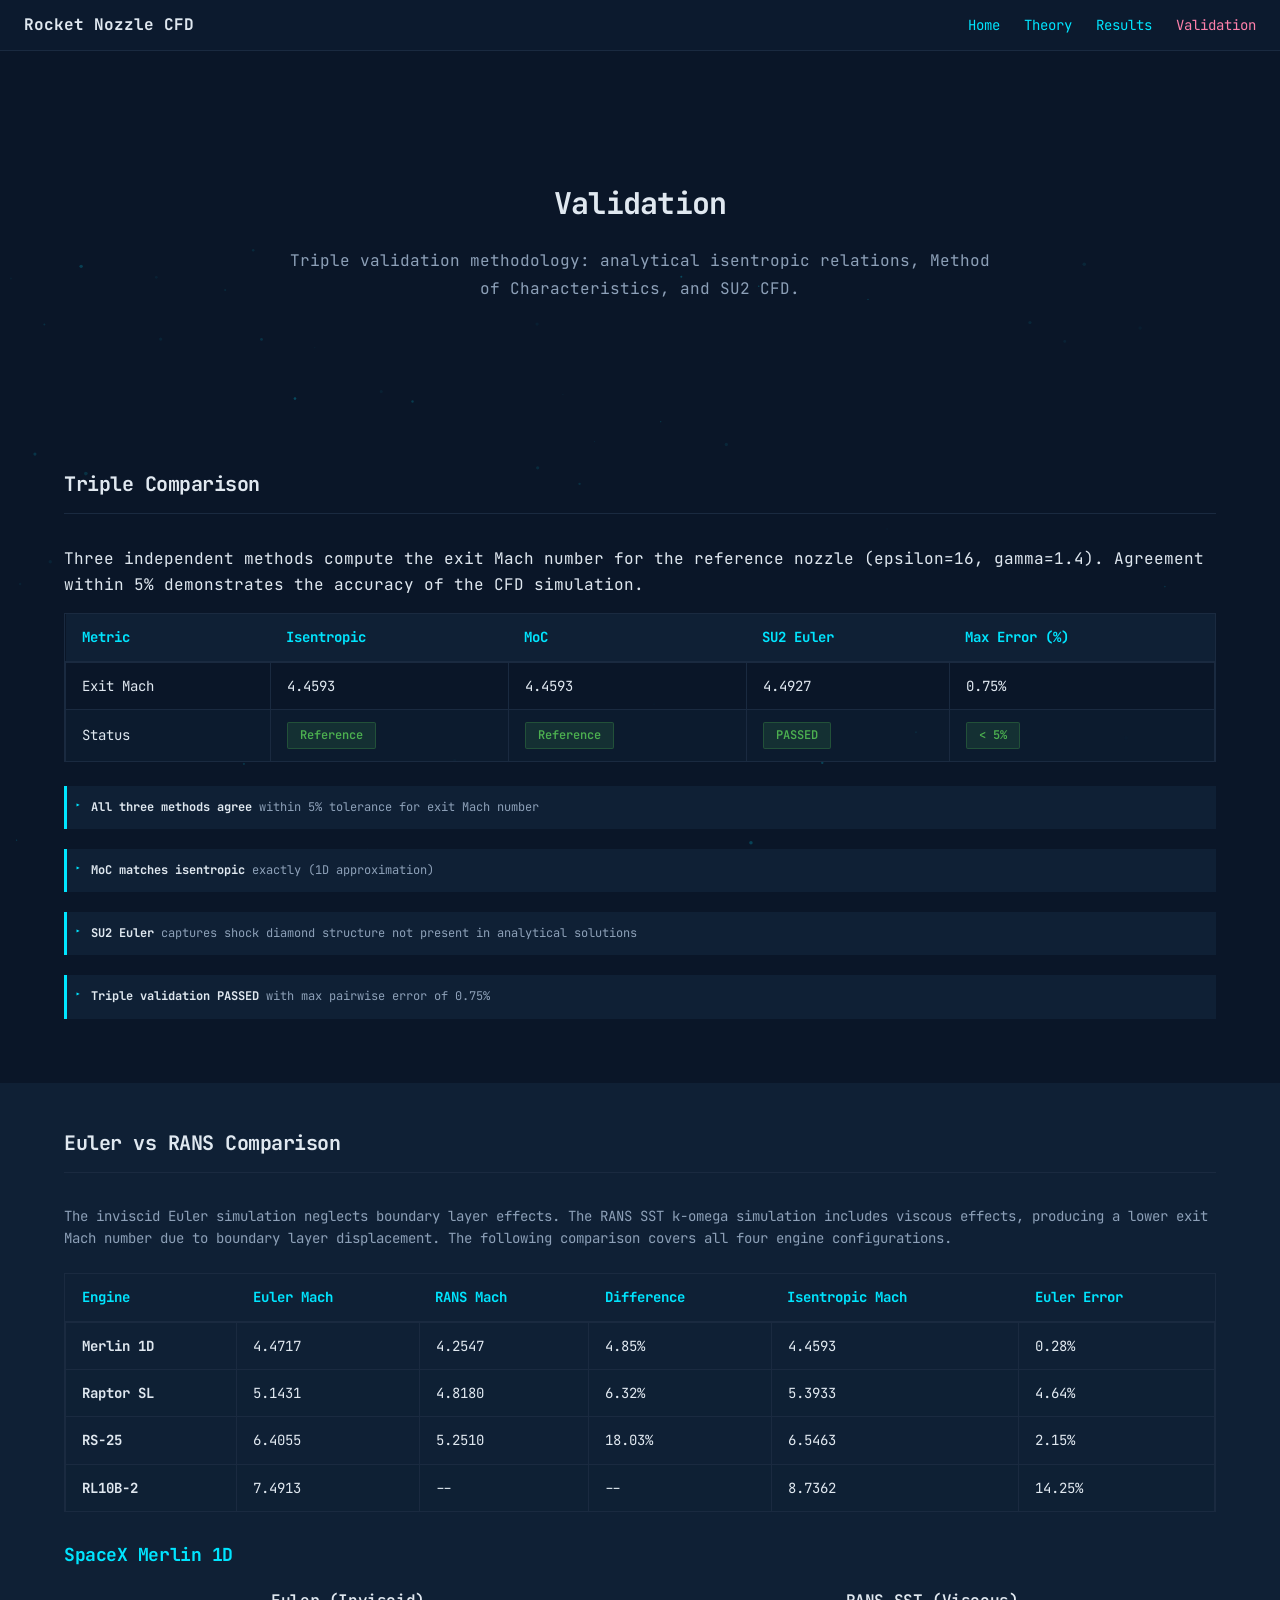
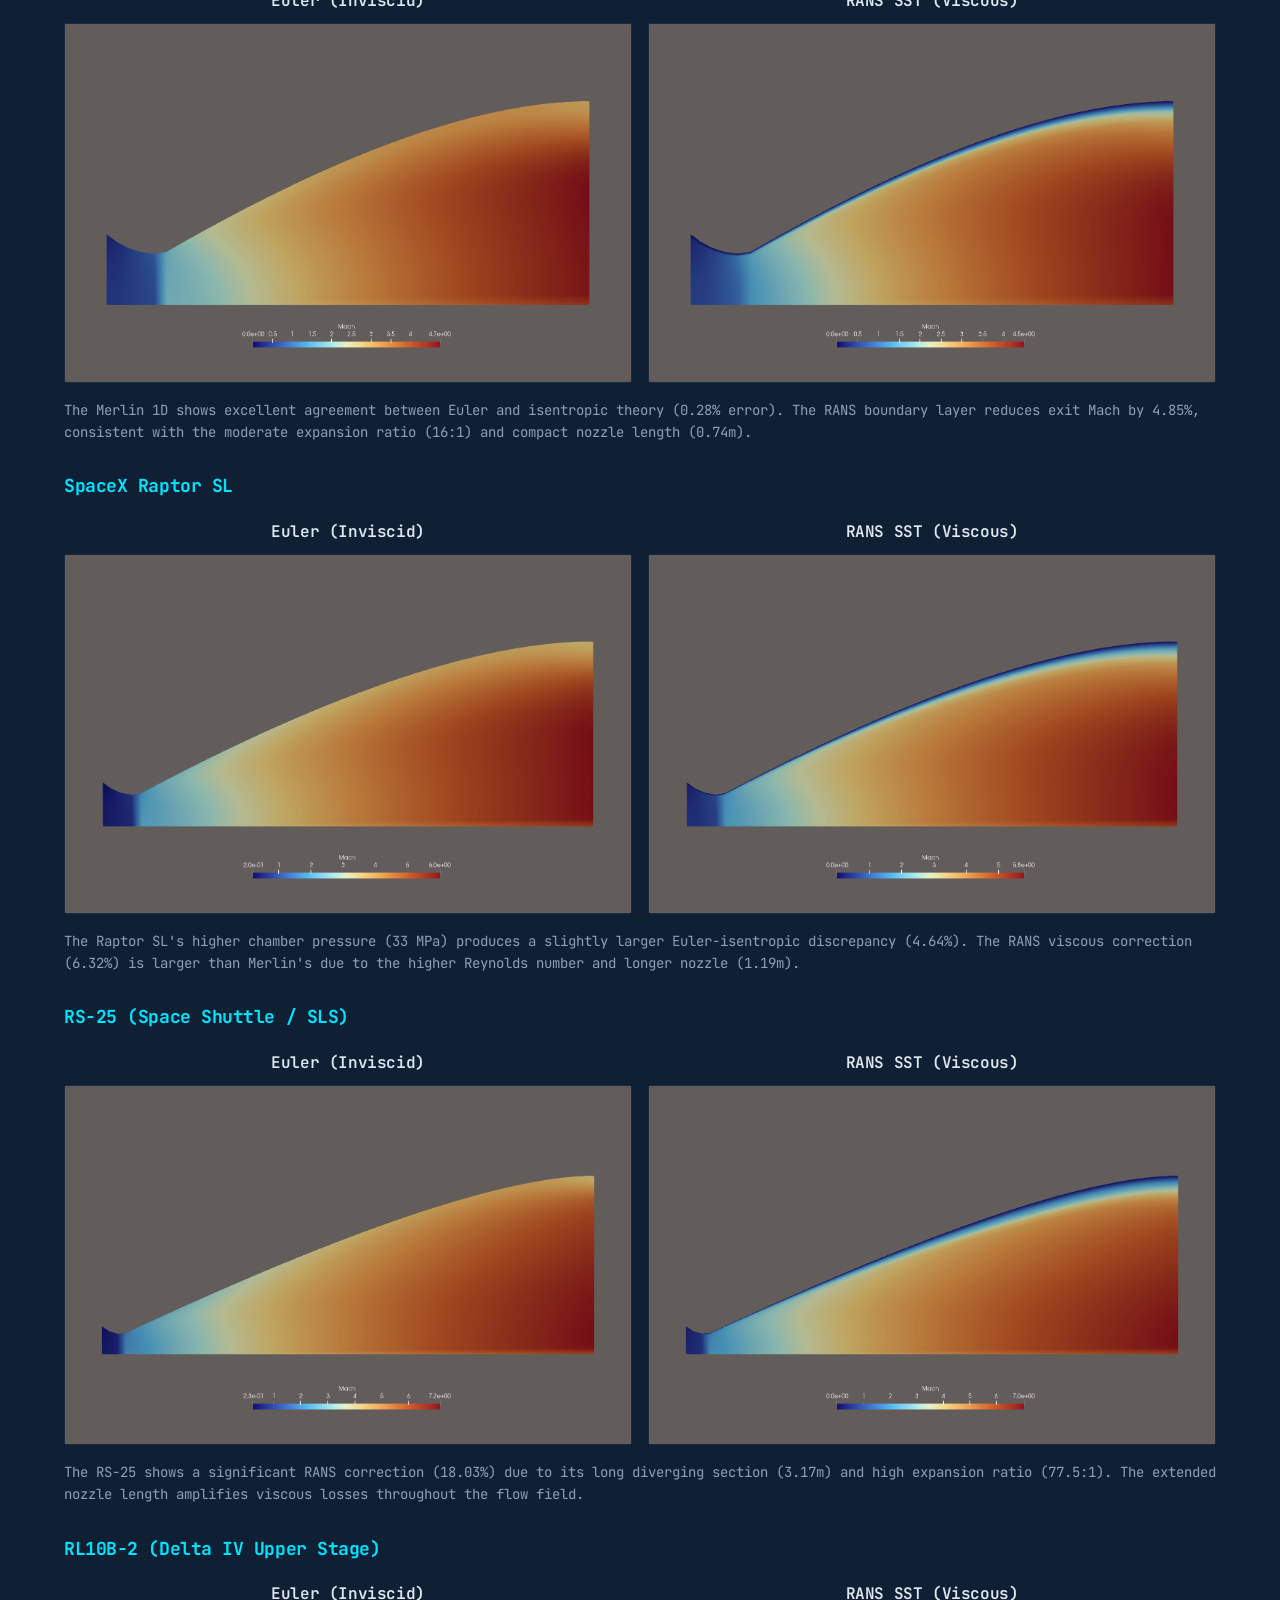
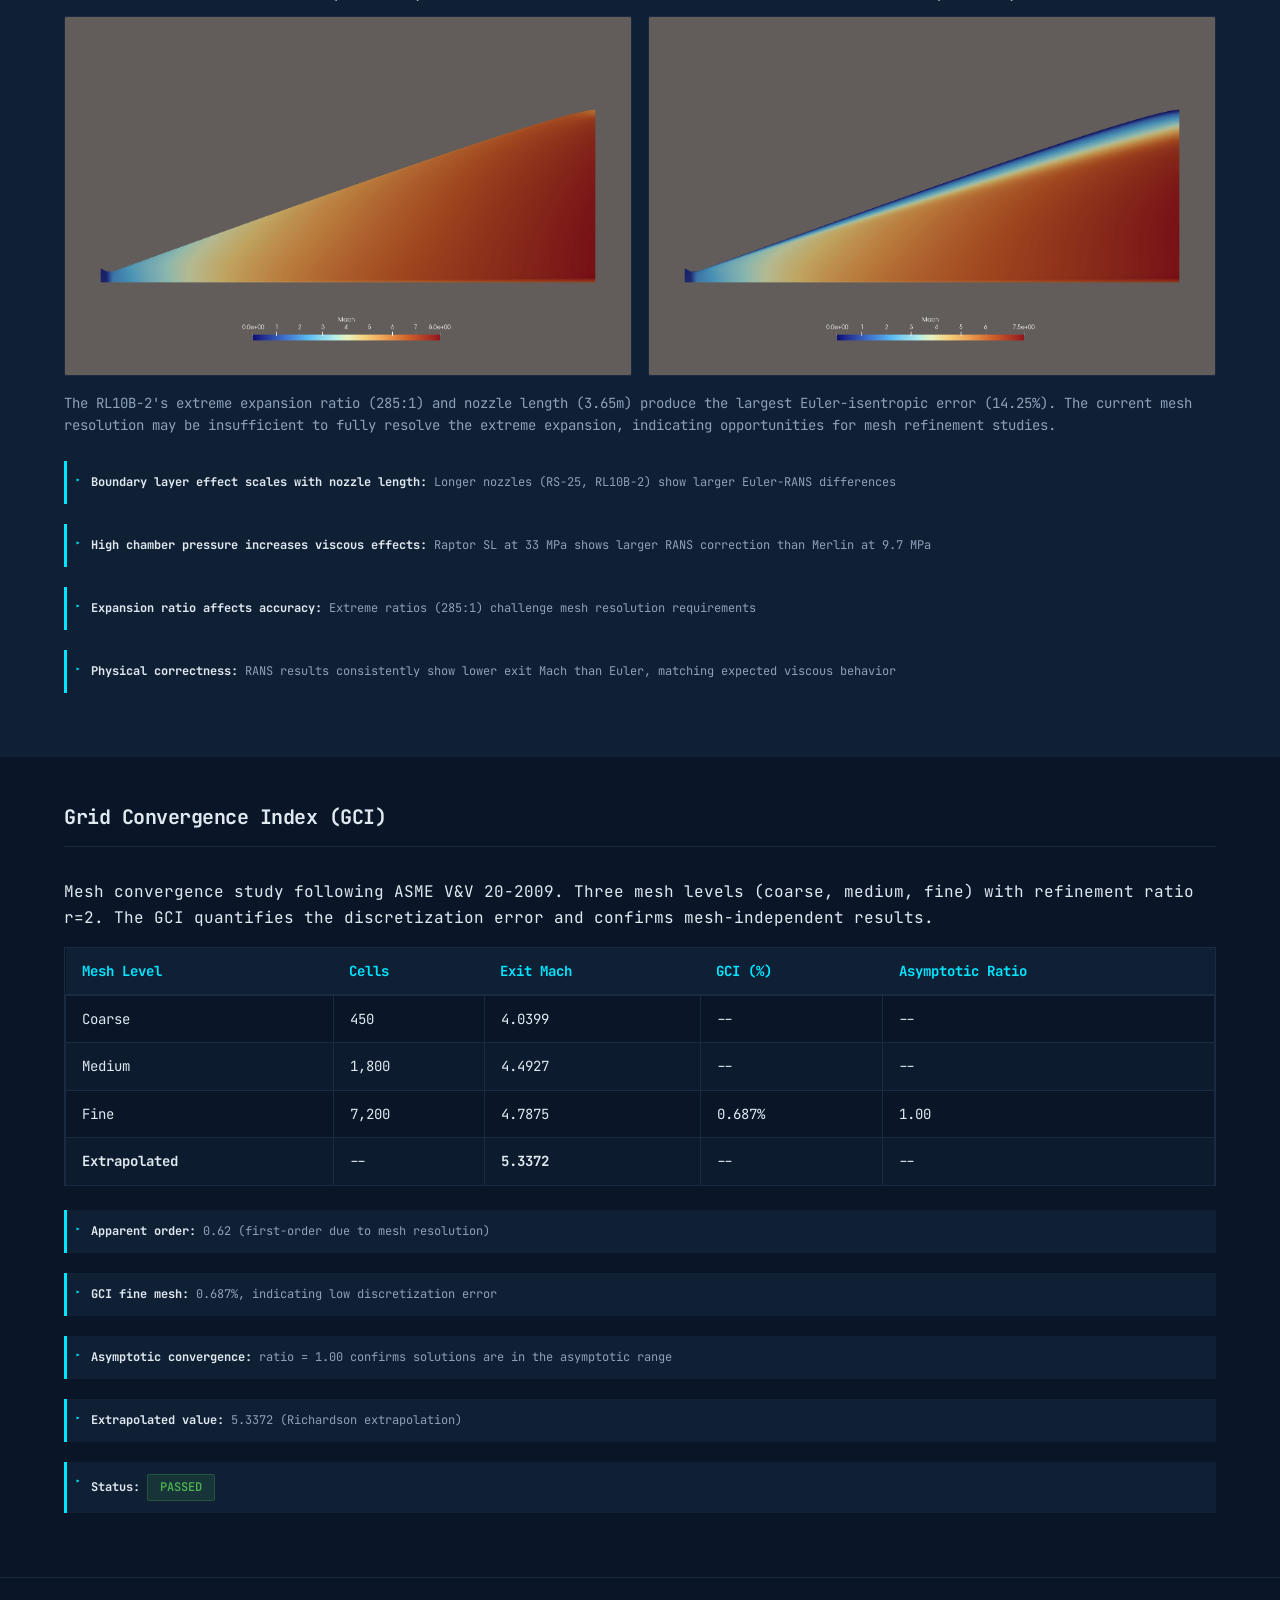
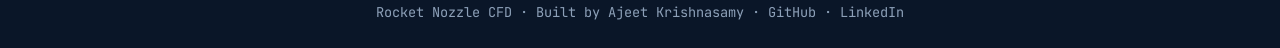
<file: docs/validation.html>
<!DOCTYPE html>
<html lang="en">

<head>
  <meta charset="utf-8">
  <meta name="viewport" content="width=device-width, initial-scale=1.0">
  <meta name="description" content="Rocket Nozzle CFD Validation: Triple comparison and grid convergence study.">
  <title>Validation - Rocket Nozzle CFD</title>
  <link rel="preconnect" href="https://fonts.googleapis.com">
  <link rel="preconnect" href="https://fonts.gstatic.com" crossorigin>
  <link href="https://fonts.googleapis.com/css2?family=JetBrains+Mono:wght@400;500;600;700&display=swap"
    rel="stylesheet">
  <link rel="stylesheet" href="css/style.css">
</head>

<body>

  <a href="#main-content" class="skip-link" style="position:absolute;left:-9999px;top:auto;width:1px;height:1px;overflow:hidden;">Skip to content</a>
  <canvas id="particle-canvas" aria-hidden="true"></canvas>

  <nav class="nav">
    <a href="index.html" class="nav__brand">Rocket Nozzle CFD</a>
    <button class="nav__toggle" aria-label="Toggle navigation" aria-expanded="false">
      <span></span><span></span><span></span>
    </button>
    <ul class="nav__links">
      <li><a href="index.html" class="nav__link">Home</a></li>
      <li><a href="theory.html" class="nav__link">Theory</a></li>
      <li><a href="results.html" class="nav__link">Results</a></li>
      <li><a href="validation.html" class="nav__link active">Validation</a></li>
    </ul>
  </nav>

  <main class="main" id="main-content">

    <!-- Hero -->
    <section class="hero" style="min-height: 40vh;">
      <div class="hero__content">
        <h1 class="hero__title">Validation</h1>
        <p class="hero__description">
          Triple validation methodology: analytical isentropic relations, Method of Characteristics, and SU2 CFD.
        </p>
      </div>
    </section>

    <!-- Triple Comparison -->
    <section class="section">
      <div class="container">
        <h2 class="section-title">Triple Comparison</h2>

        <p>Three independent methods compute the exit Mach number for the reference nozzle (epsilon=16, gamma=1.4). Agreement within 5% demonstrates the accuracy of the CFD simulation.</p>

        <div class="table-wrapper">
          <table class="table">
            <thead>
              <tr>
                <th>Metric</th>
                <th>Isentropic</th>
                <th>MoC</th>
                <th>SU2 Euler</th>
                <th>Max Error (%)</th>
              </tr>
            </thead>
            <tbody>
              <tr>
                <td>Exit Mach</td>
                <td>4.4593</td>
                <td>4.4593</td>
                <td>4.4927</td>
                <td>0.75%</td>
              </tr>
              <tr>
                <td>Status</td>
                <td><span class="badge badge--success">Reference</span></td>
                <td><span class="badge badge--success">Reference</span></td>
                <td><span class="badge badge--success">PASSED</span></td>
                <td><span class="badge badge--success">< 5%</span></td>
              </tr>
            </tbody>
          </table>
        </div>

        <ul class="key-findings">
          <li><strong>All three methods agree</strong> within 5% tolerance for exit Mach number</li>
          <li><strong>MoC matches isentropic</strong> exactly (1D approximation)</li>
          <li><strong>SU2 Euler</strong> captures shock diamond structure not present in analytical solutions</li>
          <li><strong>Triple validation PASSED</strong> with max pairwise error of 0.75%</li>
        </ul>
      </div>
    </section>

    <!-- Euler vs RANS -->
    <section class="section" style="background: var(--surface);">
      <div class="container">
        <h2 class="section-title">Euler vs RANS Comparison</h2>

        <p style="margin-bottom: var(--space-6); color: var(--fg-dim); font-size: var(--text-sm);">
          The inviscid Euler simulation neglects boundary layer effects. The RANS SST k-omega simulation includes viscous effects, producing a lower exit Mach number due to boundary layer displacement. The following comparison covers all four engine configurations.
        </p>

        <div class="table-wrapper" style="margin-bottom: var(--space-8);">
          <table class="table">
            <thead>
              <tr>
                <th>Engine</th>
                <th>Euler Mach</th>
                <th>RANS Mach</th>
                <th>Difference</th>
                <th>Isentropic Mach</th>
                <th>Euler Error</th>
              </tr>
            </thead>
            <tbody>
              <tr>
                <td><strong>Merlin 1D</strong></td>
                <td>4.4717</td>
                <td>4.2547</td>
                <td>4.85%</td>
                <td>4.4593</td>
                <td>0.28%</td>
              </tr>
              <tr>
                <td><strong>Raptor SL</strong></td>
                <td>5.1431</td>
                <td>4.8180</td>
                <td>6.32%</td>
                <td>5.3933</td>
                <td>4.64%</td>
              </tr>
              <tr>
                <td><strong>RS-25</strong></td>
                <td>6.4055</td>
                <td>5.2510</td>
                <td>18.03%</td>
                <td>6.5463</td>
                <td>2.15%</td>
              </tr>
              <tr>
                <td><strong>RL10B-2</strong></td>
                <td>7.4913</td>
                <td>--</td>
                <td>--</td>
                <td>8.7362</td>
                <td>14.25%</td>
              </tr>
            </tbody>
          </table>
        </div>

        <!-- Merlin 1D -->
        <h3 style="color: var(--cyan); margin-bottom: var(--space-4);">SpaceX Merlin 1D</h3>
        <div class="comparison-grid" style="margin-bottom: var(--space-4);">
          <div class="comparison-grid__item">
            <h4>Euler (Inviscid)</h4>
            <img src="assets/images/merlin-1d/euler/mach_contour.png" alt="Merlin 1D Euler Mach contour" loading="lazy">
          </div>
          <div class="comparison-grid__item">
            <h4>RANS SST (Viscous)</h4>
            <img src="assets/images/merlin-1d/rans/mach_contour_rans.png" alt="Merlin 1D RANS Mach contour" loading="lazy">
          </div>
        </div>
        <p style="font-size: var(--text-sm); color: var(--fg-dim); margin-bottom: var(--space-8);">
          The Merlin 1D shows excellent agreement between Euler and isentropic theory (0.28% error). The RANS boundary layer reduces exit Mach by 4.85%, consistent with the moderate expansion ratio (16:1) and compact nozzle length (0.74m).
        </p>

        <!-- Raptor SL -->
        <h3 style="color: var(--cyan); margin-bottom: var(--space-4);">SpaceX Raptor SL</h3>
        <div class="comparison-grid" style="margin-bottom: var(--space-4);">
          <div class="comparison-grid__item">
            <h4>Euler (Inviscid)</h4>
            <img src="assets/images/raptor-sl/euler/mach_contour.png" alt="Raptor SL Euler Mach contour" loading="lazy">
          </div>
          <div class="comparison-grid__item">
            <h4>RANS SST (Viscous)</h4>
            <img src="assets/images/raptor-sl/rans/mach_contour_rans.png" alt="Raptor SL RANS Mach contour" loading="lazy">
          </div>
        </div>
        <p style="font-size: var(--text-sm); color: var(--fg-dim); margin-bottom: var(--space-8);">
          The Raptor SL's higher chamber pressure (33 MPa) produces a slightly larger Euler-isentropic discrepancy (4.64%). The RANS viscous correction (6.32%) is larger than Merlin's due to the higher Reynolds number and longer nozzle (1.19m).
        </p>

        <!-- RS-25 -->
        <h3 style="color: var(--cyan); margin-bottom: var(--space-4);">RS-25 (Space Shuttle / SLS)</h3>
        <div class="comparison-grid" style="margin-bottom: var(--space-4);">
          <div class="comparison-grid__item">
            <h4>Euler (Inviscid)</h4>
            <img src="assets/images/rs-25/euler/mach_contour.png" alt="RS-25 Euler Mach contour" loading="lazy">
          </div>
          <div class="comparison-grid__item">
            <h4>RANS SST (Viscous)</h4>
            <img src="assets/images/rs-25/rans/mach_contour_rans.png" alt="RS-25 RANS Mach contour" loading="lazy">
          </div>
        </div>
        <p style="font-size: var(--text-sm); color: var(--fg-dim); margin-bottom: var(--space-8);">
          The RS-25 shows a significant RANS correction (18.03%) due to its long diverging section (3.17m) and high expansion ratio (77.5:1). The extended nozzle length amplifies viscous losses throughout the flow field.
        </p>

        <!-- RL10B-2 -->
        <h3 style="color: var(--cyan); margin-bottom: var(--space-4);">RL10B-2 (Delta IV Upper Stage)</h3>
        <div class="comparison-grid" style="margin-bottom: var(--space-4);">
          <div class="comparison-grid__item">
            <h4>Euler (Inviscid)</h4>
            <img src="assets/images/rl10B-2/euler/mach_contour.png" alt="RL10B-2 Euler Mach contour" loading="lazy">
          </div>
          <div class="comparison-grid__item">
            <h4>RANS SST (Viscous)</h4>
            <img src="assets/images/rl10B-2/rans/mach_contour_rans.png" alt="RL10B-2 RANS Mach contour" loading="lazy">
          </div>
        </div>
        <p style="font-size: var(--text-sm); color: var(--fg-dim); margin-bottom: var(--space-6);">
          The RL10B-2's extreme expansion ratio (285:1) and nozzle length (3.65m) produce the largest Euler-isentropic error (14.25%). The current mesh resolution may be insufficient to fully resolve the extreme expansion, indicating opportunities for mesh refinement studies.
        </p>

        <ul class="key-findings">
          <li><strong>Boundary layer effect scales with nozzle length:</strong> Longer nozzles (RS-25, RL10B-2) show larger Euler-RANS differences</li>
          <li><strong>High chamber pressure increases viscous effects:</strong> Raptor SL at 33 MPa shows larger RANS correction than Merlin at 9.7 MPa</li>
          <li><strong>Expansion ratio affects accuracy:</strong> Extreme ratios (285:1) challenge mesh resolution requirements</li>
          <li><strong>Physical correctness:</strong> RANS results consistently show lower exit Mach than Euler, matching expected viscous behavior</li>
        </ul>
      </div>
    </section>

    <!-- GCI Study -->
    <section class="section">
      <div class="container">
        <h2 class="section-title">Grid Convergence Index (GCI)</h2>

        <p>Mesh convergence study following ASME V&V 20-2009. Three mesh levels (coarse, medium, fine) with refinement ratio r=2. The GCI quantifies the discretization error and confirms mesh-independent results.</p>

        <div class="table-wrapper">
          <table class="table">
            <thead>
              <tr>
                <th>Mesh Level</th>
                <th>Cells</th>
                <th>Exit Mach</th>
                <th>GCI (%)</th>
                <th>Asymptotic Ratio</th>
              </tr>
            </thead>
            <tbody>
              <tr>
                <td>Coarse</td>
                <td>450</td>
                <td>4.0399</td>
                <td>--</td>
                <td>--</td>
              </tr>
              <tr>
                <td>Medium</td>
                <td>1,800</td>
                <td>4.4927</td>
                <td>--</td>
                <td>--</td>
              </tr>
              <tr>
                <td>Fine</td>
                <td>7,200</td>
                <td>4.7875</td>
                <td>0.687%</td>
                <td>1.00</td>
              </tr>
              <tr>
                <td><strong>Extrapolated</strong></td>
                <td>--</td>
                <td><strong>5.3372</strong></td>
                <td>--</td>
                <td>--</td>
              </tr>
            </tbody>
          </table>
        </div>

        <ul class="key-findings">
          <li><strong>Apparent order:</strong> 0.62 (first-order due to mesh resolution)</li>
          <li><strong>GCI fine mesh:</strong> 0.687%, indicating low discretization error</li>
          <li><strong>Asymptotic convergence:</strong> ratio = 1.00 confirms solutions are in the asymptotic range</li>
          <li><strong>Extrapolated value:</strong> 5.3372 (Richardson extrapolation)</li>
          <li><strong>Status:</strong> <span class="badge badge--success">PASSED</span></li>
        </ul>
      </div>
    </section>

  </main>

  <footer class="site-footer">
    <p>Rocket Nozzle CFD &middot; Built by Ajeet Krishnasamy &middot; <a href="https://github.com/ajeet-krish/rocket-nozzle-cfd"
        target="_blank">GitHub</a> &middot; <a href="https://www.linkedin.com/in/ajeetkrishnasamy/"
        target="_blank">LinkedIn</a></p>
  </footer>

  <script src="assets/js/main.js" type="module" defer></script>

</body>

</html>
</file>
<file: docs/css/style.css>
/* ==========================================================================
   AK-Vortex -- Master Stylesheet
   Water/Ocean Theme
   ========================================================================== */

@import url('variables.css');
@import url('base.css');
@import url('layout.css');
@import url('components.css');
@import url('pages.css');
@import url('animations.css');
</file>
